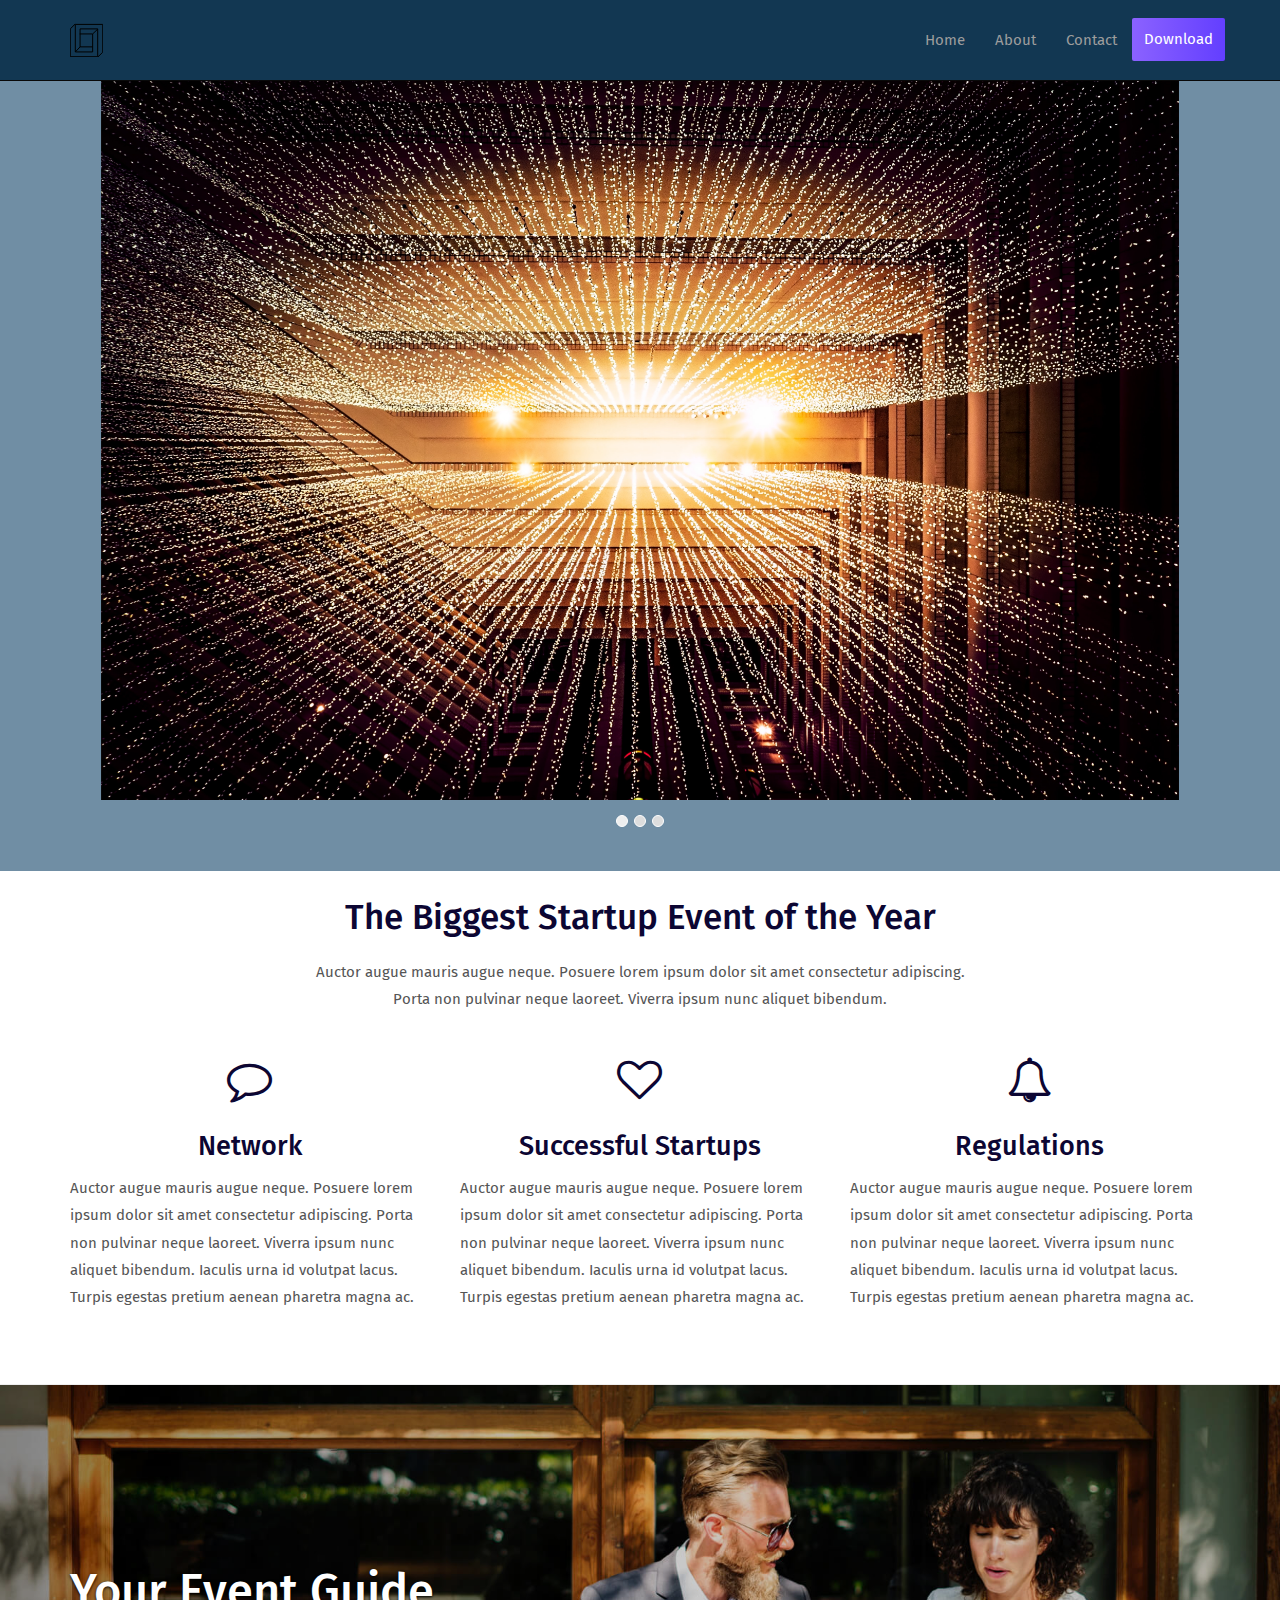
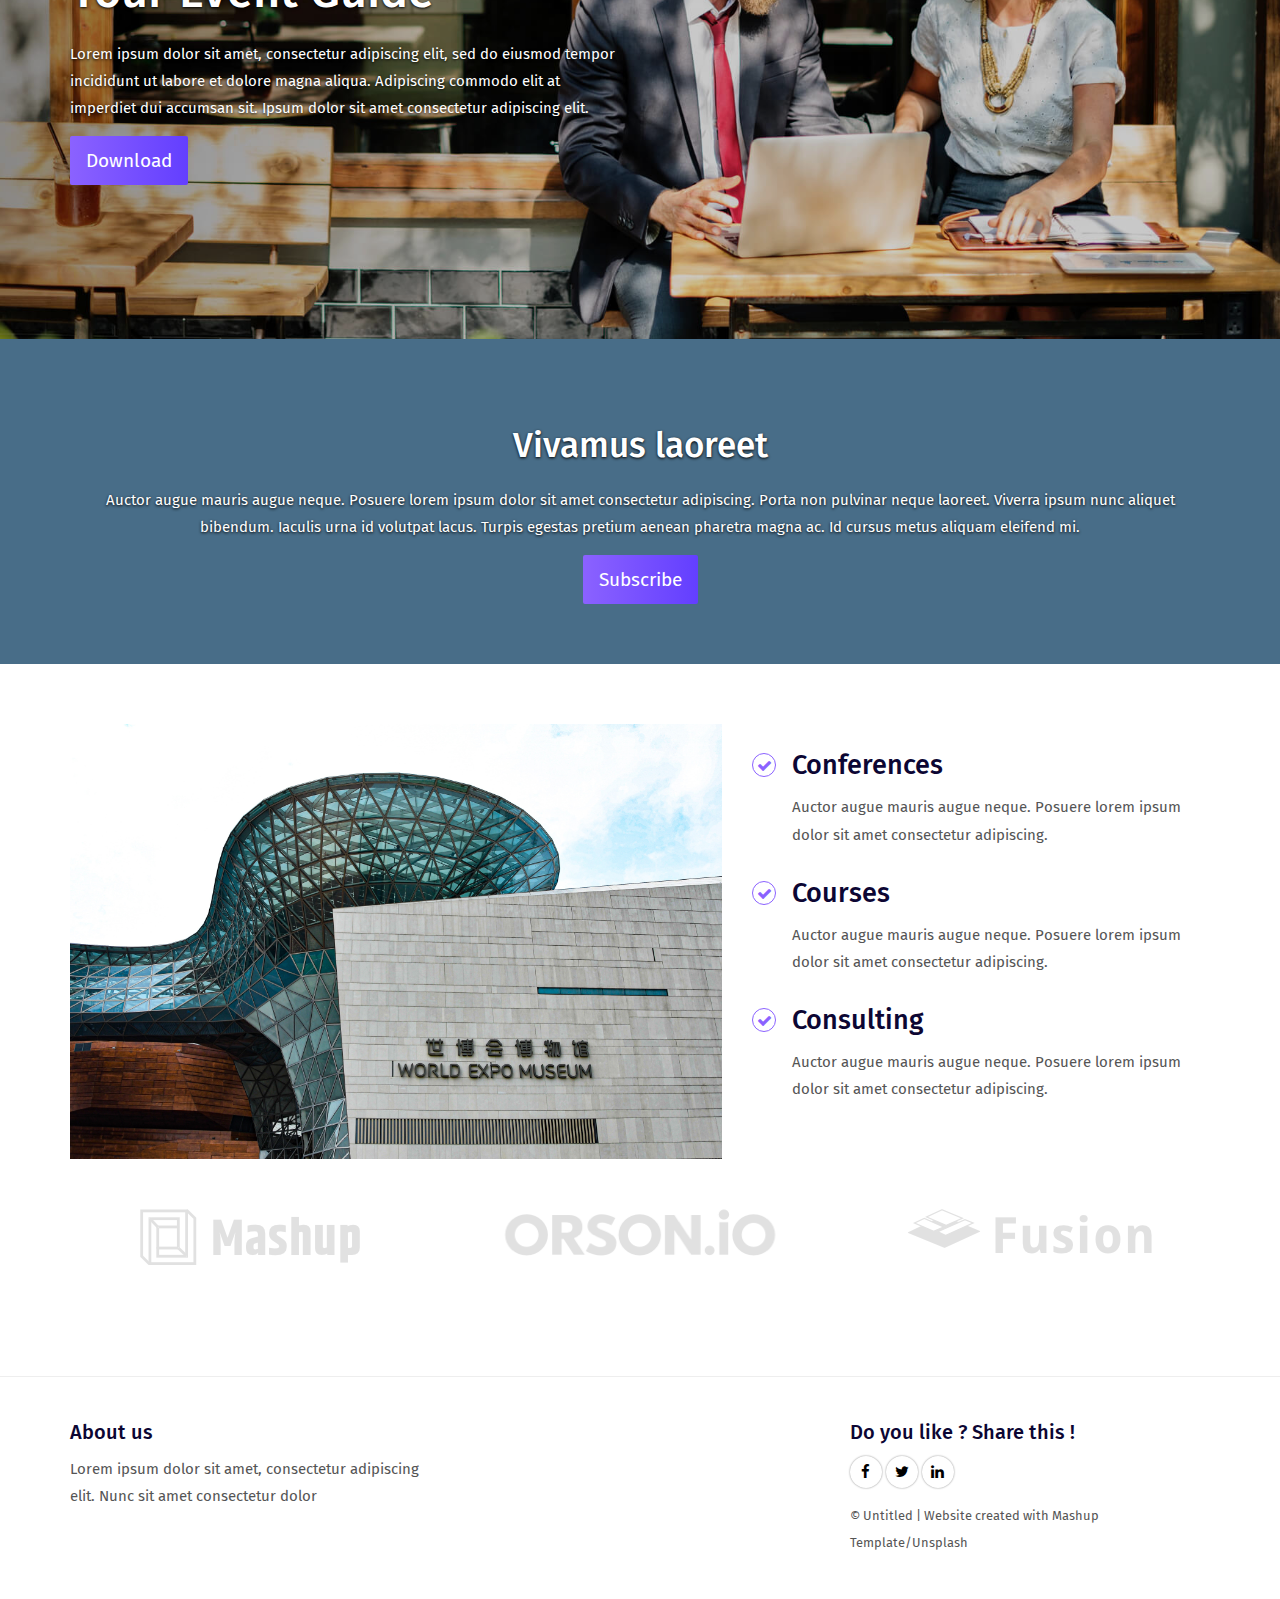
<file: index.html>
<!DOCTYPE html>
<html lang="en">

<head>
  <meta charset="UTF-8">
  <meta content="IE=edge" http-equiv="X-UA-Compatible">
  <meta content="width=device-width,initial-scale=1" name="viewport">
  <meta content="description" name="description">
  <meta name="google" content="notranslate" />
  <meta content="Mashup templates have been developped by Orson.io team" name="author">

  <!-- Disable tap highlight on IE -->
  <meta name="msapplication-tap-highlight" content="no">
  
  <link href="./assets/apple-touch-icon.png" rel="apple-touch-icon">
  <link href="./assets/favicon.ico" rel="icon">

 

  <title>Pure Startup</title>  

<link href="./main.a3f694c0.css" rel="stylesheet"></head>
<link href="./pureStartup.css" rel="stylesheet"></head>

<body>

 <!-- Add your content of header -->
<header>
  <nav class="navbar  navbar-fixed-top navbar-inverse">
    <div class="container">
      <div class="navbar-header">
        <button type="button" class="navbar-toggle uarr collapsed" data-toggle="collapse" data-target="#navbar-collapse-uarr">
          <span class="sr-only">Toggle navigation</span>
          <span class="icon-bar"></span>
          <span class="icon-bar"></span>
          <span class="icon-bar"></span>
        </button>
        <a class="navbar-brand" href="./index.html" title="">
          <img src="./assets/images/mashuptemplate.svg" class="navbar-logo-img" alt="">
        </a>
      </div>

      <div class="collapse navbar-collapse" id="navbar-collapse-uarr">
        <ul class="nav navbar-nav navbar-right">
          <li><a href="./index.html" title="" class="active">Home</a></li>
          <li><a href="./about.html" title=""> About</a></li>
          <!-- <li><a href="./pricing.html" title=""> Pricing </a></li> -->
          <li><a href="./contact.html" title="">Contact</a></li>
          <!-- <li><a href="./components.html" title="">Components</a></li> -->
          <li>
            <p>
              <a href="./download.html" class="btn btn-primary navbar-btn" title="">Download</a>
            </p>
          </li>
          
        </ul>
      </div>
    </div>
  </nav>
</header>


<div class="section-container.no-padding " >
    <!-- <div class="container"> -->
            <!-- <div class="background-image-container"> -->
                <div class="col-xs-12 clear-section">


                    <div id="carouselExampleIndicators" class="carousel slide" data-ride="carousel">
                        
                        <div class="carousel-inner" role="listbox">
                            <div class="item active">
                                <img class="img-responsive" src="./assets/images/joshua-sortino-LqKhnDzSF-8-unsplash.jpg" alt="Worm's eye">
                            </div>
                            <div class="item">
                                <img class="img-responsive" src="./assets/images/florian-olivo-4hbJ-eymZ1o-unsplash.jpg" alt="Code">
                            </div>
                            <div class="item">
                                <img class="img-responsive" src="./assets/images/clark-tibbs-oqStl2L5oxI-unsplash.jpg" alt="Do Something Great">
                            </div>
                        </div>
                        <ol class="carousel-indicators">
                            <li data-target="#carouselExampleIndicators" data-slide-to="0" class="active"></li>
                            <li data-target="#carouselExampleIndicators" data-slide-to="1"></li>
                            <li data-target="#carouselExampleIndicators" data-slide-to="2"></li>
                        </ol>
                    </div>


                </div>
            <!-- </div> -->
    <!-- </div> -->
</div>


<div class="section-container border-section-container">
    <div class="container">
            <div class="row">
                <div class="col-md-12 section-container-spacer">
                    <div class="text-center">
                        <h2>The Biggest Startup Event of the Year</h2>
                        <p> Auctor augue mauris augue neque. Posuere lorem ipsum dolor sit amet consectetur adipiscing.<br> Porta non
                            pulvinar neque laoreet. Viverra ipsum nunc aliquet bibendum. </p>
                    </div>
                </div>

                <div class="col-md-4">
                    <div class="fa-container">
                        <i class="fa fa-comment-o fa-3x" aria-hidden="true"></i>
                    </div>
                    <div class="text-center">
                        <h3>Network</h3>
                    </div>
                    <div>
                        <p>Auctor augue mauris augue neque. Posuere lorem ipsum dolor sit amet consectetur adipiscing. Porta
                            non pulvinar neque laoreet. Viverra ipsum nunc aliquet bibendum. Iaculis urna id volutpat lacus.
                            Turpis egestas pretium aenean pharetra magna ac.</p>
                    </div>
                </div>
                <div class="col-md-4">
                    <div class="fa-container">
                        <i class="fa fa-heart-o fa-3x" aria-hidden="true"></i>
                    </div>
                    <div class="text-center">
                        <h3>Successful Startups</h3>
                    </div>
                    <div>
                        <p>Auctor augue mauris augue neque. Posuere lorem ipsum dolor sit amet consectetur adipiscing. Porta
                            non pulvinar neque laoreet. Viverra ipsum nunc aliquet bibendum. Iaculis urna id volutpat lacus.
                            Turpis egestas pretium aenean pharetra magna ac.
                        </p>
                    </div>
                </div>
                <div class="col-md-4">
                    <div class="fa-container">
                        <i class="fa fa-bell-o fa-3x" aria-hidden="true"></i>
                    </div>
                    <div class="text-center">
                        <h3>Regulations</h3>
                    </div>
                    <div>
                        <p>Auctor augue mauris augue neque. Posuere lorem ipsum dolor sit amet consectetur adipiscing. Porta
                            non pulvinar neque laoreet. Viverra ipsum nunc aliquet bibendum. Iaculis urna id volutpat lacus.
                            Turpis egestas pretium aenean pharetra magna ac. 
                        </p>
                    </div>
                </div>

            </div>
    </div>
</div>


<div class="white-text-container background-image-container" style="background-image: url('./assets/images/img-home.jpg')">
    <div class="opacity"></div>
    <div class="container">
        <div class="row">
           
            <div class="col-md-6">
                <h1>Your Event Guide</h1>
                <p>Lorem ipsum dolor sit amet, consectetur adipiscing elit, sed do eiusmod tempor incididunt ut labore
                    et dolore magna aliqua. Adipiscing commodo elit at imperdiet dui accumsan sit. Ipsum dolor sit
                    amet consectetur adipiscing elit. </p>
                 <a href="./download.html" title="" class="btn btn-lg btn-primary">Download</a>
            </div>

        </div>
    </div>
</div>


<div class="section-container middle-light-section white-text-container">
    <div class="container">
        <div class="row">
            <div class="col-xs-12">
                <div class="text-center">
                    <h2>Vivamus laoreet</h2>
                    <p> Auctor augue mauris augue neque. Posuere lorem ipsum dolor sit amet consectetur adipiscing. Porta non
                        pulvinar neque laoreet. Viverra ipsum nunc aliquet bibendum. Iaculis urna id volutpat lacus. Turpis
                        egestas pretium aenean pharetra magna ac. Id cursus metus aliquam eleifend mi. </p>
                    <a href="./contact.html" title="" class="btn btn-primary btn-lg">Subscribe</a>
                </div>
            </div>
        </div>
     </div>
 </div>

 <div class="section-container">
    <div class="container">
        <div class="row">                   
            <div class="col-md-7">
                <img class="img-responsive" src="./assets/images/jamie-liu-_X5etoC7dVg-unsplash.jpg" alt="">
            </div>

            <div class="col-md-5">
                <ul class="features">
                    <li>
                        <h3>Conferences</h3>
                        <p>Auctor augue mauris augue neque. Posuere lorem ipsum dolor sit amet consectetur adipiscing.
                        </p>
                    </li>
                    <li>
                        <h3>Courses</h3>
                        <p>Auctor augue mauris augue neque. Posuere lorem ipsum dolor sit amet consectetur adipiscing.
                        </p>
                    </li>
                    <li>
                        <h3>Consulting</h3>
                        <p>Auctor augue mauris augue neque. Posuere lorem ipsum dolor sit amet consectetur adipiscing.
                        </p>
                    </li>
                </ul>
            </div>
        
</div>
              
            <div class="row">
                <div class="col-md-4">
                        <img class="img-responsive page-base-image" src="./assets/images/logo-01.png" alt="">

                </div>
                <div class="col-md-4">
                        <img class="img-responsive page-base-image" src="./assets/images/logo-02.png" alt="">
                </div>
                <div class="col-md-4">
                        <img class="img-responsive page-base-image" src="./assets/images/logo-03.png" alt="">
                </div>
            </div>
            
        </div>
    
</div>






<footer>
    <div class="section-container footer-container">
        <div class="container">
            <div class="row">
                    <div class="col-md-4">
                        <h4>About us</h4>
                        <p>Lorem ipsum dolor sit amet, consectetur adipiscing elit. Nunc sit amet consectetur dolor</p>
                    </div>

                    <div class="col-md-4 col-md-push-4">
                        <h4>Do you like ? Share this !</h4>
                        <p>
                            <a href="https://facebook.com/" class="social-round-icon white-round-icon fa-icon" title="">
                            <i class="fa fa-facebook" aria-hidden="true"></i>
                          </a>
                          <a href="https://twitter.com/" class="social-round-icon white-round-icon fa-icon" title="">
                            <i class="fa fa-twitter" aria-hidden="true"></i>
                          </a>
                          <a href="https://www.linkedin.com/" class="social-round-icon white-round-icon fa-icon" title="">
                            <i class="fa fa-linkedin" aria-hidden="true"></i>
                          </a>
                        </p>
                        <p><small>© Untitled | Website created with <a href="http://www.mashup-template.com/" class="link-like-text" title="Create website with free html template">Mashup Template</a>/<a href="http://www.unsplash.com/" class="link-like-text" title="Beautiful Free Images">Unsplash</a></small></p>    
                    </div>

<!--                     <div class="col-md-4">
                        <h4>Subscribe to newsletter</h4>
                        
                        <div class="form-group">
                            <div class="input-group">
                                <input type="text" class="form-control footer-input-text">
                                <div class="input-group-btn">
                                    <button type="button" class="btn btn-primary btn-newsletter ">OK</button>
                                </div>
                            </div>
                        </div>


                    </div> -->
            </div>
        </div>
    </div>
</footer>

<script>
  document.addEventListener("DOMContentLoaded", function (event) {
    navActivePage();
  });
</script>

<!-- Google Analytics: change UA-XXXXX-X to be your site's ID 

<script>
  (function (i, s, o, g, r, a, m) {
    i['GoogleAnalyticsObject'] = r; i[r] = i[r] || function () {
      (i[r].q = i[r].q || []).push(arguments)
    }, i[r].l = 1 * new Date(); a = s.createElement(o),
      m = s.getElementsByTagName(o)[0]; a.async = 1; a.src = g; m.parentNode.insertBefore(a, m)
  })(window, document, 'script', '//www.google-analytics.com/analytics.js', 'ga');
  ga('create', 'UA-XXXXX-X', 'auto');
  ga('send', 'pageview');
</script>

-->

<script type="text/javascript" src="./main.41beeca9.js"></script></body>

</html>
</file>
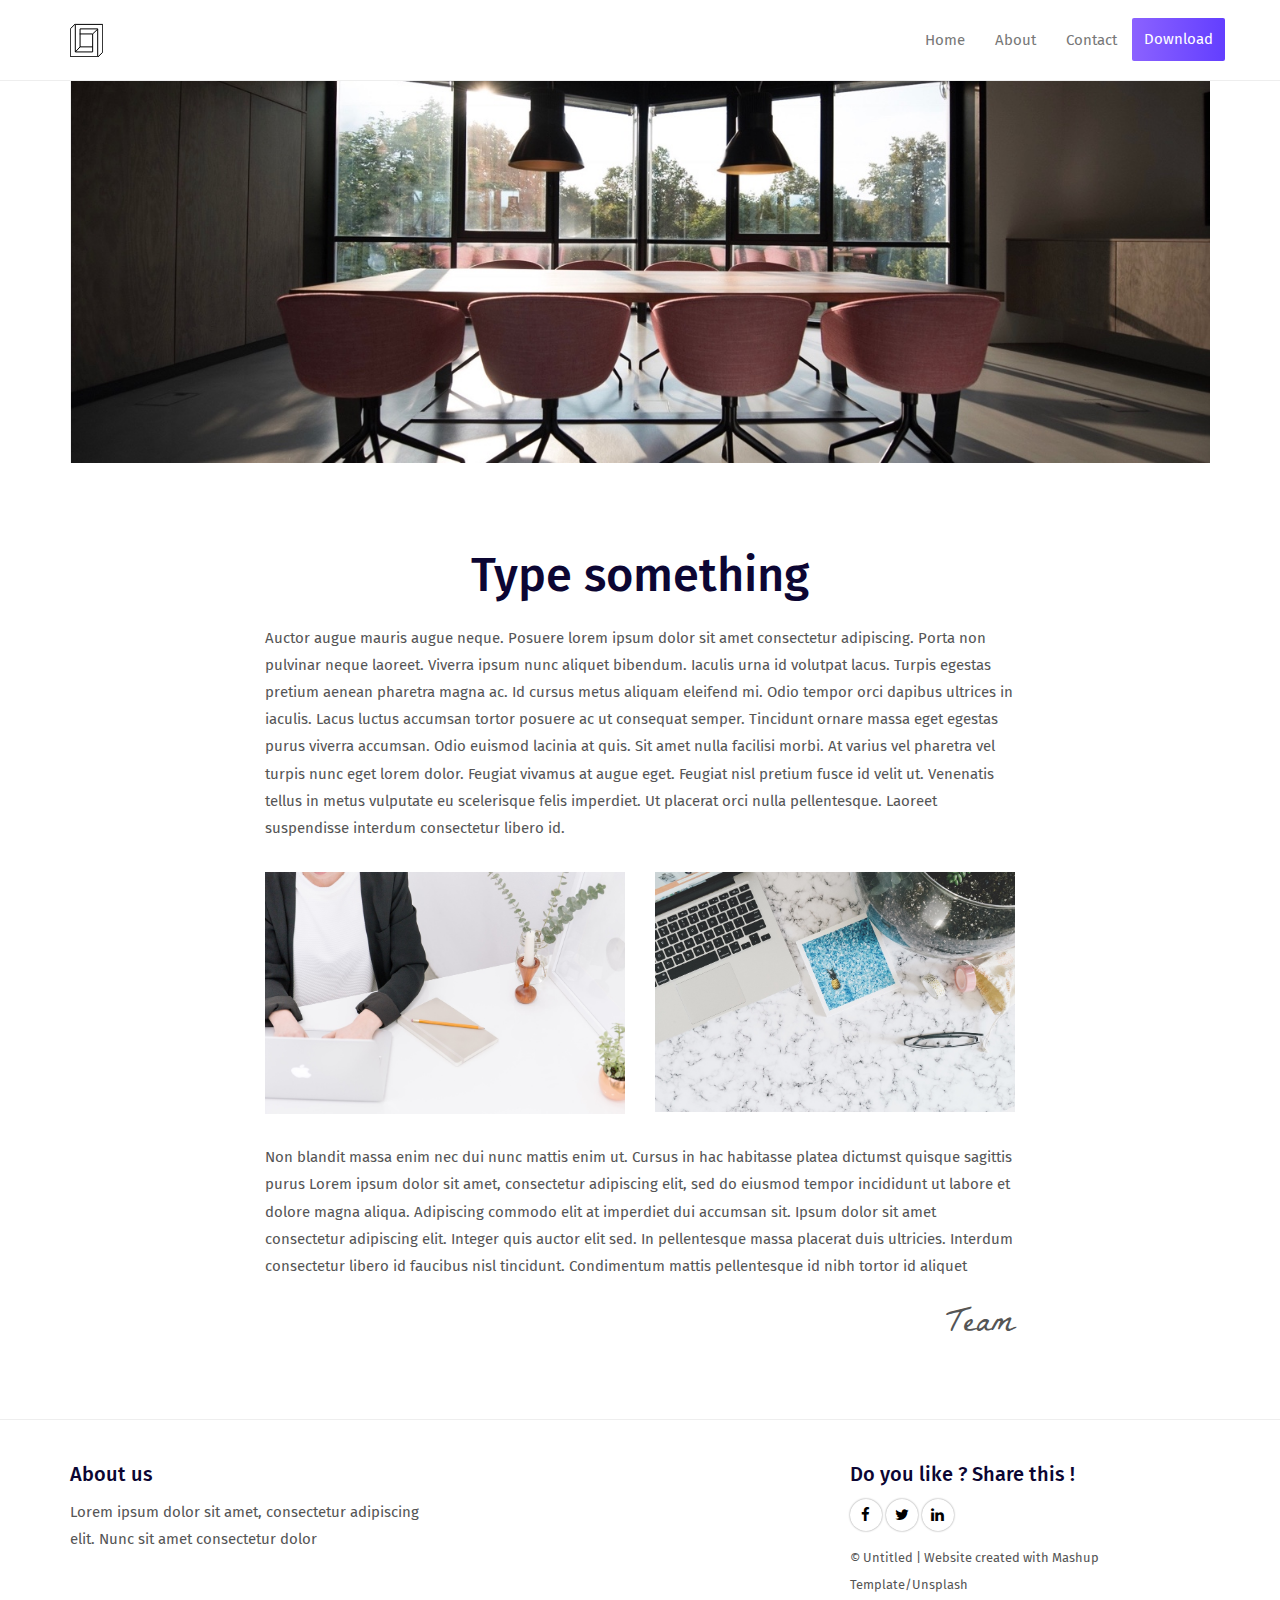
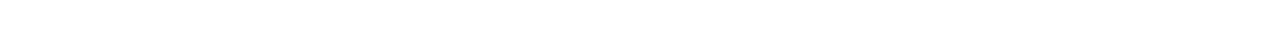
<file: about.html>
<!DOCTYPE html>
<html lang="en">

<head>
  <meta charset="UTF-8">
  <meta content="IE=edge" http-equiv="X-UA-Compatible">
  <meta content="width=device-width,initial-scale=1" name="viewport">
  <meta content="description" name="description">
  <meta name="google" content="notranslate" />
  <meta content="Mashup templates have been developped by Orson.io team" name="author">

  <!-- Disable tap highlight on IE -->
  <meta name="msapplication-tap-highlight" content="no">
  
  <link href="./assets/apple-touch-icon.png" rel="apple-touch-icon">
  <link href="./assets/favicon.ico" rel="icon">

 

  <title>About Startup</title>  

<link href="./main.a3f694c0.css" rel="stylesheet"></head>

<body>

 <!-- Add your content of header -->
<header>
  <nav class="navbar  navbar-fixed-top navbar-default">
    <div class="container">
      <div class="navbar-header">
        <button type="button" class="navbar-toggle uarr collapsed" data-toggle="collapse" data-target="#navbar-collapse-uarr">
          <span class="sr-only">Toggle navigation</span>
          <span class="icon-bar"></span>
          <span class="icon-bar"></span>
          <span class="icon-bar"></span>
        </button>
        <a class="navbar-brand" href="./index.html" title="">
          <img src="./assets/images/mashuptemplate.svg" class="navbar-logo-img" alt="">
        </a>
      </div>

      <div class="collapse navbar-collapse" id="navbar-collapse-uarr">
        <ul class="nav navbar-nav navbar-right">
          <li><a href="./index.html" title="" class="active">Home</a></li>
          <li><a href="./about.html" title=""> About</a></li>
          <!-- <li><a href="./pricing.html" title=""> Pricing </a></li> -->
          <li><a href="./contact.html" title="">Contact</a></li>
          <!-- <li><a href="./components.html" title="">Components</a></li> -->
          <li>
            <p>
              <a href="./download.html" class="btn btn-primary navbar-btn" title="">Download</a>
            </p>
          </li>
          
        </ul>
      </div>
    </div>
  </nav>
</header>




<div class="">
    <div class="container">
        <div class="row">

            <div class="col-xs-12">
               <img class="img-responsive" src="./assets/images/img-01.jpg">
            </div>
        </div>
    </div>
</div>

<div class="section-container">
    <div class="container">
        <div class="row">
               <div class="col-xs-12 col-md-8 col-md-offset-2">
                    <div class="text-center">
                    <h1>Type something</h1>
                     </div>   
                        <p class="section-container-spacer">Auctor augue mauris augue neque. Posuere lorem ipsum dolor sit amet consectetur adipiscing. Porta
                            non pulvinar neque laoreet. Viverra ipsum nunc aliquet bibendum. Iaculis urna id volutpat lacus.
                            Turpis egestas pretium aenean pharetra magna ac. Id cursus metus aliquam eleifend mi. Odio tempor
                            orci dapibus ultrices in iaculis. Lacus luctus accumsan tortor posuere ac ut consequat semper.
                            Tincidunt ornare massa eget egestas purus viverra accumsan. Odio euismod lacinia at quis. Sit
                            amet nulla facilisi morbi. At varius vel pharetra vel turpis nunc eget lorem dolor. Feugiat vivamus
                            at augue eget. Feugiat nisl pretium fusce id velit ut. Venenatis tellus in metus vulputate eu
                            scelerisque felis imperdiet. Ut placerat orci nulla pellentesque. Laoreet suspendisse interdum
                            consectetur libero id.
                        </p>

                    <div class="row section-container-spacer">
                        <div class="col-md-6">
                            <img class="img-responsive" src="./assets/images/img-03.jpg">
                        </div>
                        <div class="col-md-6">
                            <img class="img-responsive" src="./assets/images/img-02.jpg">
                        </div>
                    </div>

               </div>
               
                <div class="col-xs-12 col-md-8 col-md-offset-2">
              
                        <p>
                            Non blandit massa enim nec dui nunc mattis enim ut. Cursus in hac habitasse platea dictumst quisque sagittis
                            purus Lorem ipsum dolor sit amet, consectetur adipiscing elit, sed do eiusmod tempor incididunt
                            ut labore et dolore magna aliqua. Adipiscing commodo elit at imperdiet dui accumsan sit. Ipsum
                            dolor sit amet consectetur adipiscing elit. Integer quis auctor elit sed. In pellentesque massa
                            placerat duis ultricies. Interdum consectetur libero id faucibus nisl tincidunt. Condimentum
                            mattis pellentesque id nibh tortor id aliquet</p>
                            <small class="signature pull-right">Team</small>
                </div>
            </div>




        </div>

    </div>



</div>







<footer>
    <div class="section-container footer-container">
        <div class="container">
            <div class="row">
                    <div class="col-md-4">
                        <h4>About us</h4>
                        <p>Lorem ipsum dolor sit amet, consectetur adipiscing elit. Nunc sit amet consectetur dolor</p>
                    </div>

                    <div class="col-md-4 col-md-push-4">
                        <h4>Do you like ? Share this !</h4>
                        <p>
                            <a href="https://facebook.com/" class="social-round-icon white-round-icon fa-icon" title="">
                            <i class="fa fa-facebook" aria-hidden="true"></i>
                          </a>
                          <a href="https://twitter.com/" class="social-round-icon white-round-icon fa-icon" title="">
                            <i class="fa fa-twitter" aria-hidden="true"></i>
                          </a>
                          <a href="https://www.linkedin.com/" class="social-round-icon white-round-icon fa-icon" title="">
                            <i class="fa fa-linkedin" aria-hidden="true"></i>
                          </a>
                        </p>
                        <p><small>© Untitled | Website created with <a href="http://www.mashup-template.com/" class="link-like-text" title="Create website with free html template">Mashup Template</a>/<a href="http://www.unsplash.com/" class="link-like-text" title="Beautiful Free Images">Unsplash</a></small></p>    
                    </div>

                    <!-- <div class="col-md-4">
                        <h4>Subscribe to newsletter</h4>
                        
                        <div class="form-group">
                            <div class="input-group">
                                <input type="text" class="form-control footer-input-text">
                                <div class="input-group-btn">
                                    <button type="button" class="btn btn-primary btn-newsletter ">OK</button>
                                </div>
                            </div>
                        </div>


                    </div> -->
            </div>
        </div>
    </div>
</footer>

<script>
  document.addEventListener("DOMContentLoaded", function (event) {
    navActivePage();
  });
</script>

<!-- Google Analytics: change UA-XXXXX-X to be your site's ID 

<script>
  (function (i, s, o, g, r, a, m) {
    i['GoogleAnalyticsObject'] = r; i[r] = i[r] || function () {
      (i[r].q = i[r].q || []).push(arguments)
    }, i[r].l = 1 * new Date(); a = s.createElement(o),
      m = s.getElementsByTagName(o)[0]; a.async = 1; a.src = g; m.parentNode.insertBefore(a, m)
  })(window, document, 'script', '//www.google-analytics.com/analytics.js', 'ga');
  ga('create', 'UA-XXXXX-X', 'auto');
  ga('send', 'pageview');
</script>

--> 
<script type="text/javascript" src="./main.41beeca9.js"></script></body>

</html>
</file>
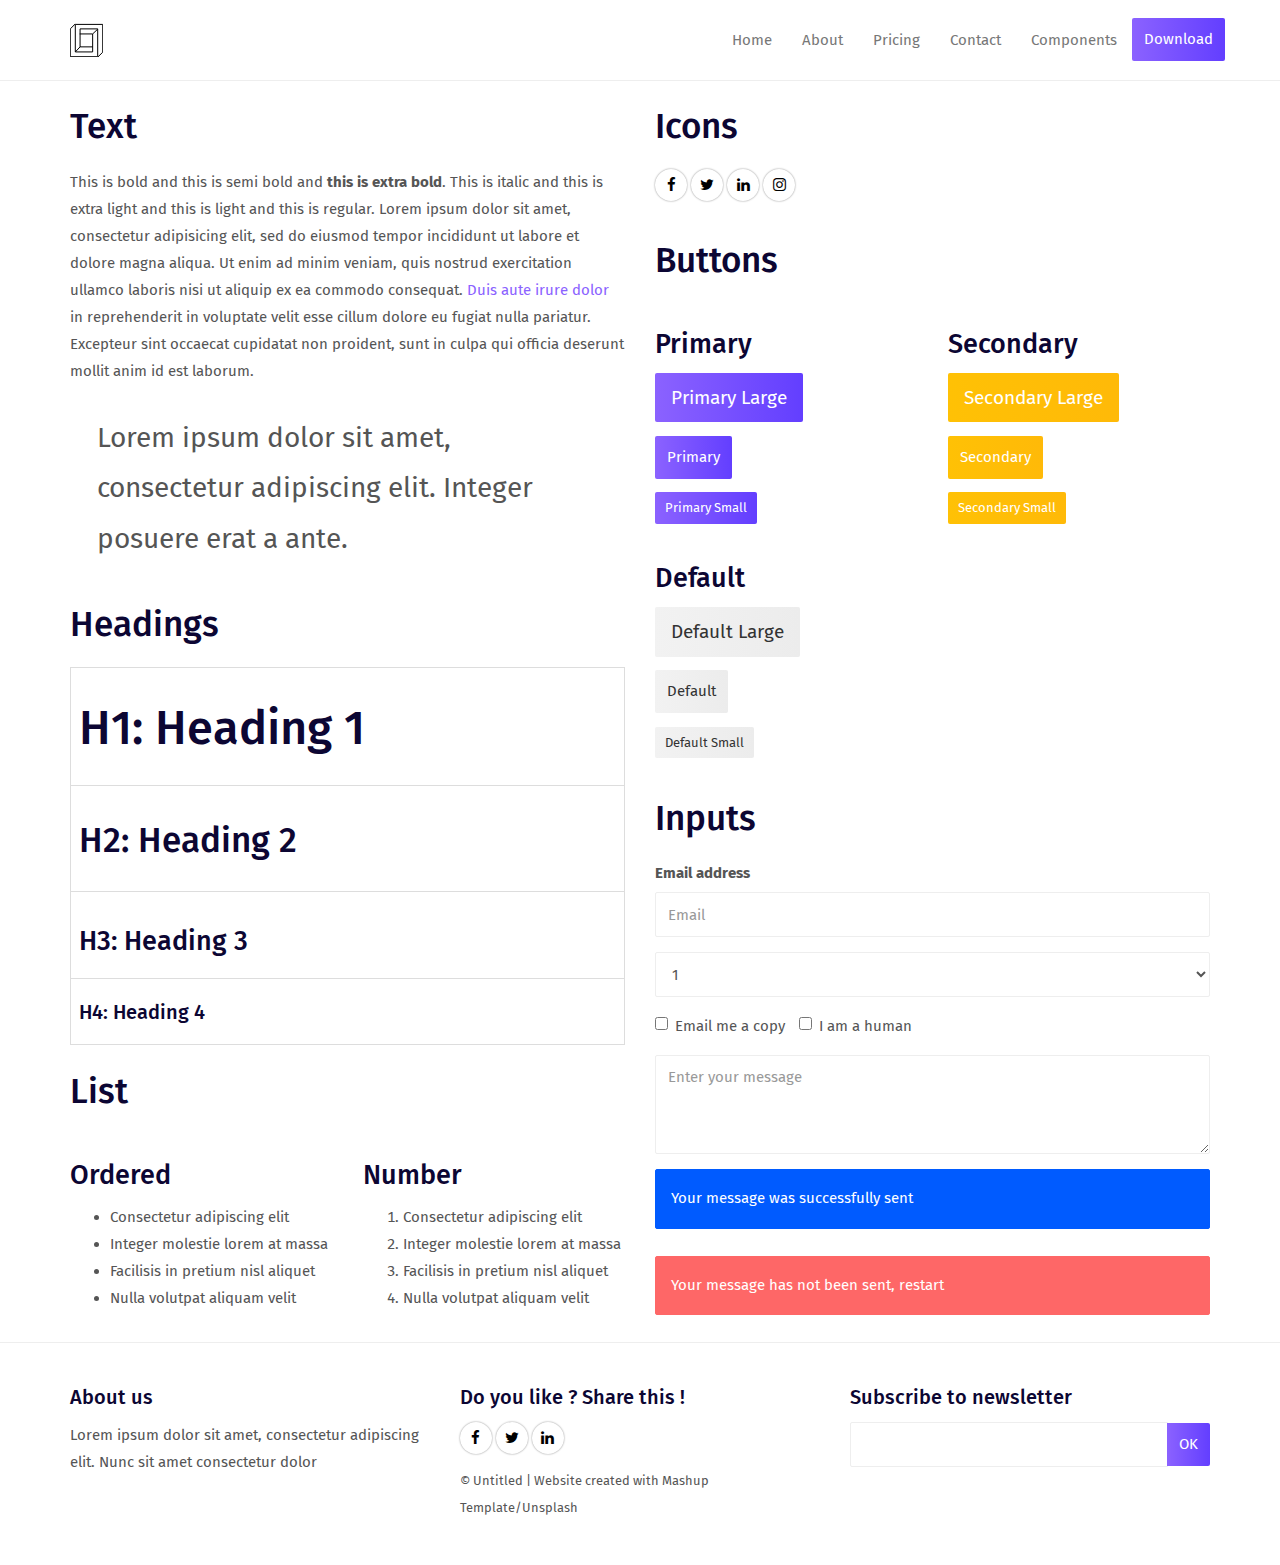
<file: components.html>
<!DOCTYPE html>
<html lang="en">

<head>
  <meta charset="UTF-8">
  <meta content="IE=edge" http-equiv="X-UA-Compatible">
  <meta content="width=device-width,initial-scale=1" name="viewport">
  <meta content="description" name="description">
  <meta name="google" content="notranslate" />
  <meta content="Mashup templates have been developped by Orson.io team" name="author">

  <!-- Disable tap highlight on IE -->
  <meta name="msapplication-tap-highlight" content="no">
  
  <link href="./assets/apple-touch-icon.png" rel="apple-touch-icon">
  <link href="./assets/favicon.ico" rel="icon">

 

  <title>Title page</title>  

<link href="./main.a3f694c0.css" rel="stylesheet"></head>

<body>

 <!-- Add your content of header -->
<header>
  <nav class="navbar  navbar-fixed-top navbar-default">
    <div class="container">
      <div class="navbar-header">
        <button type="button" class="navbar-toggle uarr collapsed" data-toggle="collapse" data-target="#navbar-collapse-uarr">
          <span class="sr-only">Toggle navigation</span>
          <span class="icon-bar"></span>
          <span class="icon-bar"></span>
          <span class="icon-bar"></span>
        </button>
        <a class="navbar-brand" href="./index.html" title="">
          <img src="./assets/images/mashuptemplate.svg" class="navbar-logo-img" alt="">
        </a>
      </div>

      <div class="collapse navbar-collapse" id="navbar-collapse-uarr">
        <ul class="nav navbar-nav navbar-right">
          <li><a href="./index.html" title="" class="active">Home</a></li>
          <li><a href="./about.html" title=""> About</a></li>
          <li><a href="./pricing.html" title=""> Pricing </a></li>
          <li><a href="./contact.html" title="">Contact</a></li>
          <li><a href="./components.html" title="">Components</a></li>
          <li>
            <p>
              <a href="./download.html" class="btn btn-primary navbar-btn" title="">Download</a>
            </p>
          </li>
          
        </ul>
      </div>
    </div>
  </nav>
</header>



<!-- Add your site or app content here -->
<div class="container">
    <div class="row">
      <div class="col-xs-12 col-md-6">

        <div class="template-example">
          <h2 class="template-title-example">Text</h2>
          <p>This is bold and this is semi bold and <b>this is extra bold</b>. This is italic and this is extra light and this is light
          and this is regular. Lorem ipsum dolor sit amet, consectetur adipisicing elit, sed do eiusmod
          tempor incididunt ut labore et dolore magna aliqua. Ut enim ad minim veniam,
          quis nostrud exercitation ullamco laboris nisi ut aliquip ex ea commodo
          consequat. <a href="">Duis aute irure dolor</a> in reprehenderit in voluptate velit esse
          cillum dolore eu fugiat nulla pariatur. Excepteur sint occaecat cupidatat non
          proident, sunt in culpa qui officia deserunt mollit anim id est laborum.

          <blockquote>
            <p>Lorem ipsum dolor sit amet, consectetur adipiscing elit. Integer posuere erat a ante.</p>
          </blockquote>
          
          </p>
        </div>

        <div class="template-example">
          <h2 class="template-title-example">Headings</h2>
          
          <table class="table table-bordered">
            <tr><td><h1>H1: Heading 1</h1></td></tr>
            <tr><td><h2>H2: Heading 2</h2></td></tr>
            <tr><td><h3>H3: Heading 3</h3></td></tr>
            <tr><td><h4>H4: Heading 4</h4></td></tr>
          </table>
          
        </div>

        
        <div class="template-example">
          <h2 class="template-title-example">List</h2>
          <div class="row">
            <div class="col-md-6">
              <h3 class="template-title-example">Ordered</h3>
              <ul>
                <li>Consectetur adipiscing elit</li>
                <li>Integer molestie lorem at massa</li>
                <li>Facilisis in pretium nisl aliquet</li>
                <li>Nulla volutpat aliquam velit</li>
              </ul>
            </div>
            <div class="col-md-6">
              <h3 class="template-title-example">Number</h3>
              <ol>
                <li>Consectetur adipiscing elit</li>
                <li>Integer molestie lorem at massa</li>
                <li>Facilisis in pretium nisl aliquet</li>
                <li>Nulla volutpat aliquam velit</li>
              </ol>
            </div>
          </div>
        </div>
        

        
      </div>

      <div class="col-xs-12 col-md-6">
        <div class="template-example">
          
          <div class="row">
            
            <div class="col-md-6">
                <h2 class="template-title-example">Icons</h2>
                <p>
                    <span class="fa-icon">
                      <i class="fa fa-facebook"></i>
                    </span>
                  
                    <span class="fa-icon">
                      <i class="fa fa-twitter"></i>
                    </span>
                  
                    <span class="fa-icon">
                      <i class="fa fa-linkedin"></i>
                    </span>
                 
                    <span class="fa-icon">
                      <i class="fa fa-instagram"></i>
                    </span>
                  
                </p>
            </div>

          </div>


          


        </div>

        <div class="template-example">
          <h2 class="template-title-example">Buttons</h2>
          <div class="row">
            <div class="col-md-6">
              <h3 class="template-title-example">Primary</h2>
              <div class="row">
                  <div class="col-md-6">
                  <p><a href="" class="btn btn-primary btn-lg">Primary Large</a></p>
                  <p><a href="" class="btn btn-primary">Primary </a></p>
                  <p><a href="" class="btn btn-primary btn-sm">Primary Small</a></p>
                </div>
              </div>

              <h3 class="template-title-example">Default</h2>
              <div class="row">
                  <div class="col-md-6">
                  <p><a href="" class="btn btn-default btn-lg">Default Large</a></p>
                  <p><a href="" class="btn btn-default">Default </a></p>
                  <p><a href="" class="btn btn-default btn-sm">Default Small</a></p>
                </div>
              </div>

            </div>

            <div class="col-md-6">
              <h3 class="template-title-example">Secondary</h2>
              <div class="row">
                  <div class="col-md-6">
                  <p><a href="" class="btn btn-info btn-lg">Secondary Large</a></p>
                  <p><a href="" class="btn btn-info">Secondary </a></p>
                  <p><a href="" class="btn btn-info btn-sm">Secondary Small</a></p>
                </div>
              </div>
            </div>
          </div>
        </div>
        
        <div class="template-example">
          <h2 class="template-title-example">Inputs</h2>

            <div class="form-group">
              <label for="exampleInputEmail1">Email address</label>
              <input type="email" class="form-control" id="exampleInputEmail1" placeholder="Email">
            </div>

            <div class="form-group">
              <select class="form-control">
                <option>1</option>
                <option>2</option>
                <option>3</option>
                <option>4</option>
                <option>5</option>
              </select>
            </div>

            <div class="form-group">
              <label class="checkbox-inline">
                <input 
                type="checkbox" id="inlineCheckbox1" value="option1"> Email me a copy
              </label>
              <label class="checkbox-inline">
                <input type="checkbox" id="inlineCheckbox2" value="option2"> I am a human
              </label>
            </div>

            <div class="form-group">
              <textarea class="form-control" rows="3" placeholder="Enter your message"></textarea>
            </div>
            
            <div class="alert alert-success" role="alert">Your message was successfully sent</div>
            <div class="alert alert-danger" role="alert">Your message has not been sent, restart</div>
        </div>




      </div>
    </div>
</div>
<footer>
    <div class="section-container footer-container">
        <div class="container">
            <div class="row">
                    <div class="col-md-4">
                        <h4>About us</h4>
                        <p>Lorem ipsum dolor sit amet, consectetur adipiscing elit. Nunc sit amet consectetur dolor</p>
                    </div>

                    <div class="col-md-4">
                        <h4>Do you like ? Share this !</h4>
                        <p>
                            <a href="https://facebook.com/" class="social-round-icon white-round-icon fa-icon" title="">
                            <i class="fa fa-facebook" aria-hidden="true"></i>
                          </a>
                          <a href="https://twitter.com/" class="social-round-icon white-round-icon fa-icon" title="">
                            <i class="fa fa-twitter" aria-hidden="true"></i>
                          </a>
                          <a href="https://www.linkedin.com/" class="social-round-icon white-round-icon fa-icon" title="">
                            <i class="fa fa-linkedin" aria-hidden="true"></i>
                          </a>
                        </p>
                        <p><small>© Untitled | Website created with <a href="http://www.mashup-template.com/" class="link-like-text" title="Create website with free html template">Mashup Template</a>/<a href="http://www.unsplash.com/" class="link-like-text" title="Beautiful Free Images">Unsplash</a></small></p>    
                    </div>

                    <div class="col-md-4">
                        <h4>Subscribe to newsletter</h4>
                        
                        <div class="form-group">
                            <div class="input-group">
                                <input type="text" class="form-control footer-input-text">
                                <div class="input-group-btn">
                                    <button type="button" class="btn btn-primary btn-newsletter ">OK</button>
                                </div>
                            </div>
                        </div>


                    </div>
            </div>
        </div>
    </div>
</footer>

<script>
  document.addEventListener("DOMContentLoaded", function (event) {
    navActivePage();
  });
</script>

<!-- Google Analytics: change UA-XXXXX-X to be your site's ID 

<script>
  (function (i, s, o, g, r, a, m) {
    i['GoogleAnalyticsObject'] = r; i[r] = i[r] || function () {
      (i[r].q = i[r].q || []).push(arguments)
    }, i[r].l = 1 * new Date(); a = s.createElement(o),
      m = s.getElementsByTagName(o)[0]; a.async = 1; a.src = g; m.parentNode.insertBefore(a, m)
  })(window, document, 'script', '//www.google-analytics.com/analytics.js', 'ga');
  ga('create', 'UA-XXXXX-X', 'auto');
  ga('send', 'pageview');
</script>

--> 
<script type="text/javascript" src="./main.41beeca9.js"></script></body>

</html>
</file>
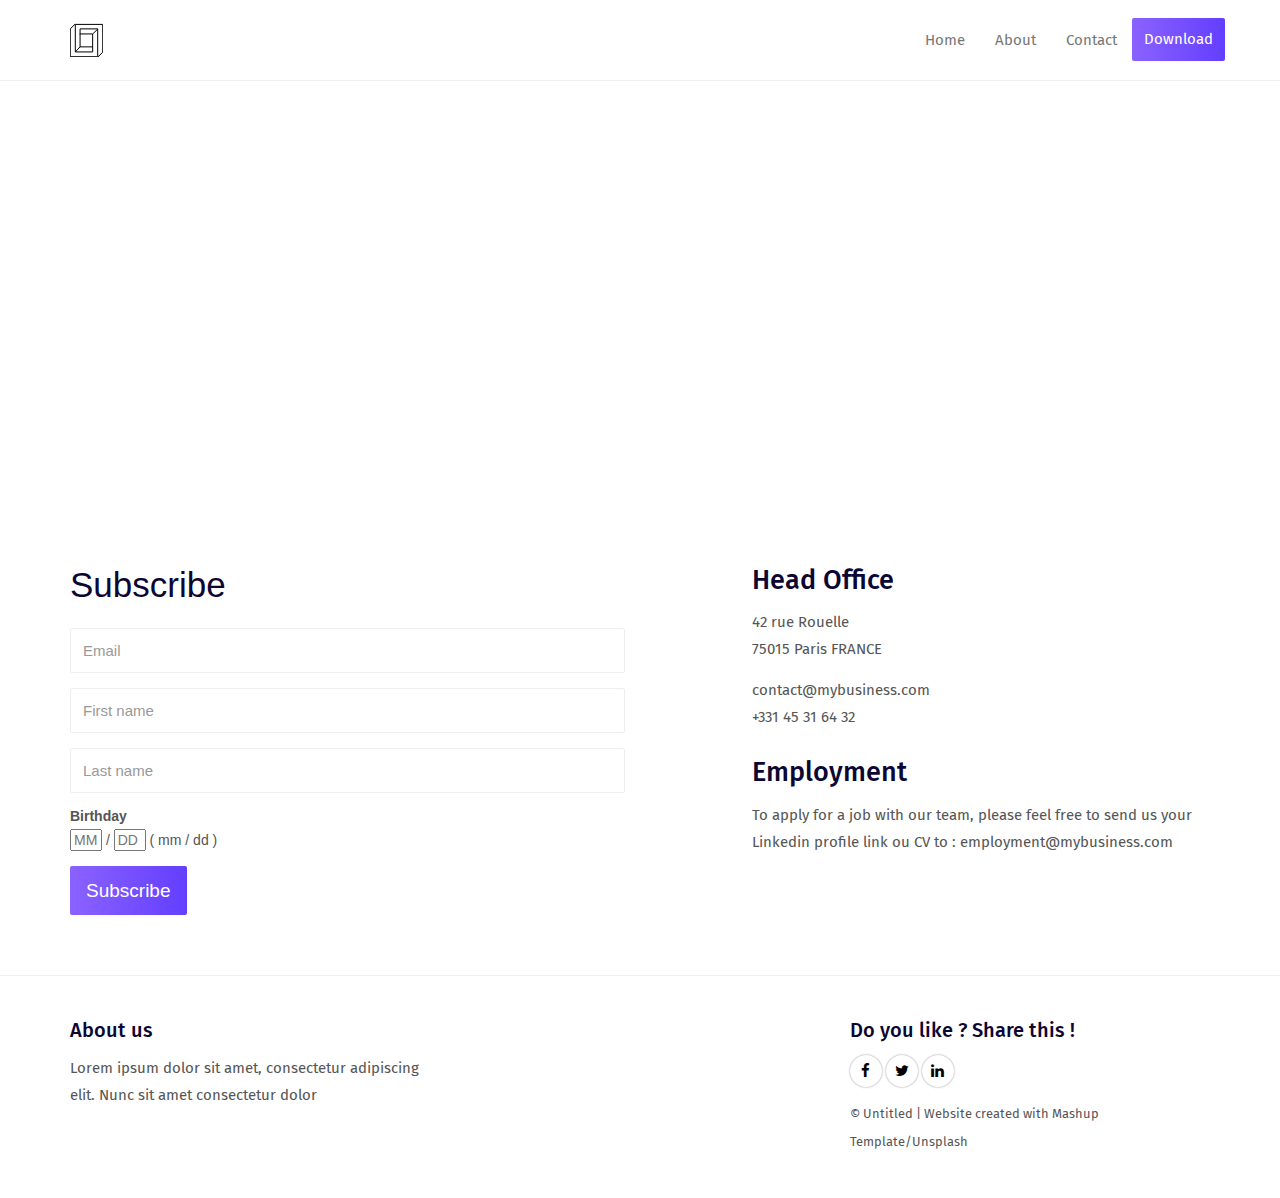
<file: contact.html>
<!DOCTYPE html>
<html lang="en">

<head>
  <meta charset="UTF-8">
  <meta content="IE=edge" http-equiv="X-UA-Compatible">
  <meta content="width=device-width,initial-scale=1" name="viewport">
  <meta content="description" name="description">
  <meta name="google" content="notranslate" />
  <meta content="Mashup templates have been developped by Orson.io team" name="author">

  <!-- Disable tap highlight on IE -->
  <meta name="msapplication-tap-highlight" content="no">
  
  <link href="./assets/apple-touch-icon.png" rel="apple-touch-icon">
  <link href="./assets/favicon.ico" rel="icon">

 

  <title>Subscribe Startup Event</title>  

<link href="./main.a3f694c0.css" rel="stylesheet"></head>

<body>

 <!-- Add your content of header -->
<header>
  <nav class="navbar  navbar-fixed-top navbar-default">
    <div class="container">
      <div class="navbar-header">
        <button type="button" class="navbar-toggle uarr collapsed" data-toggle="collapse" data-target="#navbar-collapse-uarr">
          <span class="sr-only">Toggle navigation</span>
          <span class="icon-bar"></span>
          <span class="icon-bar"></span>
          <span class="icon-bar"></span>
        </button>
        <a class="navbar-brand" href="./index.html" title="">
          <img src="./assets/images/mashuptemplate.svg" class="navbar-logo-img" alt="">
        </a>
      </div>

      <div class="collapse navbar-collapse" id="navbar-collapse-uarr">
        <ul class="nav navbar-nav navbar-right">
          <li><a href="./index.html" title="" class="active">Home</a></li>
          <li><a href="./about.html" title=""> About</a></li>
          <!-- <li><a href="./pricing.html" title=""> Pricing </a></li> -->
          <li><a href="./contact.html" title="">Contact</a></li>
          <!-- <li><a href="./components.html" title="">Components</a></li> -->
          <li>
            <p>
              <a href="./download.html" class="btn btn-primary navbar-btn" title="">Download</a>
            </p>
          </li>
          
        </ul>
      </div>
    </div>
  </nav>
</header>



<div class="section-container no-padding">
    <div class="container">
        <div class="row">
            <div class="col-xs-12">
                <!-- <div id="map"></div> -->
                <iframe src="https://www.google.com/maps/embed?pb=!1m18!1m12!1m3!1d3757.341979505925!2d-99.2025685852607!3d19.655410286758165!2m3!1f0!2f0!3f0!3m2!1i1024!2i768!4f13.1!3m3!1m2!1s0x85d21e2fdbbf1525%3A0xe69e9b2ec81adf6a!2sCampo%20All%20Blacks!5e0!3m2!1ses-419!2smx!4v1590385384495!5m2!1ses-419!2smx" width="800" height="450" frameborder="0" style="border:0;" allowfullscreen="" aria-hidden="false" tabindex="0"></iframe>
            </div>
            <div class="col-xs-12">

                <div class="row">
                    <div class="col-md-6">
                        <!-- <form action="" class="reveal-content contact-form">
                            <div class="form-group">
                                <input type="name" class="form-control" id="name" placeholder="Full name">
                            </div>
                            <div class="form-group">
                                <input type="email" class="form-control" id="email" placeholder="Email">
                            </div>
                            <div class="form-group">
                                <input type="text" class="form-control" id="subject" placeholder="Subject">
                            </div>
                            <div class="form-group">
                                <textarea class="form-control" rows="3" placeholder="Enter your message"></textarea>
                            </div>
                            <button type="submit" class="btn btn-primary btn-lg">Send</button>
                        </form> -->
                        <!-- Begin Mailchimp Signup Form -->
                        <link href="//cdn-images.mailchimp.com/embedcode/classic-10_7.css" rel="stylesheet" type="text/css">
                        <style type="text/css">
                          #mc_embed_signup{background:#fff; clear:left; font:14px Helvetica,Arial,sans-serif; }
                          /* Add your own Mailchimp form style overrides in your site stylesheet or in this style block.
                             We recommend moving this block and the preceding CSS link to the HEAD of your HTML file. */
                        </style>
                        <div id="mc_embed_signup">
                        <form action="https://hotmail.us19.list-manage.com/subscribe/post?u=8dc98429200fe56cacc3874fb&amp;id=f85b9ee5ff" method="post" id="mc-embedded-subscribe-form" name="mc-embedded-subscribe-form" class="validate" target="_blank" novalidate>
                          <div id="mc_embed_signup_scroll">
                            <h2>Subscribe</h2>
                            <!-- <div class="indicates-required"><span class="asterisk">*</span> indicates required</div> -->
                            <div class="mc-field-group form-group">
                              <!-- <label for="mce-EMAIL">Email Address  <span class="asterisk">*</span>
                              </label> -->
                              <input type="email" value="" name="EMAIL" class="required email form-control" id="mce-EMAIL" placeholder="Email">
                            </div>
                            <div class="mc-field-group form-group">
                              <!-- <label for="mce-FNAME">First Name </label> -->
                              <input type="text" value="" name="FNAME" class="form-control" id="mce-FNAME" placeholder="First name">
                            </div>
                            <div class="mc-field-group form-group">
                              <!-- <label for="mce-LNAME">Last Name </label> -->
                              <input type="text" value="" name="LNAME" class="form-control" id="mce-LNAME" placeholder="Last name">
                            </div>
                            <div class="mc-field-group size1of2 form-group">
                              <label for="mce-BIRTHDAY-month">Birthday </label>
                              <div class="datefield">
                                <span class="subfield monthfield"><input class="birthday " type="text" pattern="[0-9]*" value="" placeholder="MM" size="3" maxlength="2" name="BIRTHDAY[month]" id="mce-BIRTHDAY-month"></span> / 
                                <span class="subfield dayfield"><input class="birthday " type="text" pattern="[0-9]*" value="" placeholder="DD" size="3" maxlength="2" name="BIRTHDAY[day]" id="mce-BIRTHDAY-day"></span> 
                                <span class="small-meta nowrap">( mm / dd )</span>
                            </div>
                        </div>  <div id="mce-responses" class="clear">
                            <div class="response" id="mce-error-response" style="display:none"></div>
                            <div class="response" id="mce-success-response" style="display:none"></div>
                          </div>    <!-- real people should not fill this in and expect good things - do not remove this or risk form bot signups-->
                            <div style="position: absolute; left: -5000px;" aria-hidden="true"><input type="text" name="b_8dc98429200fe56cacc3874fb_f85b9ee5ff" tabindex="-1" value=""></div>
                            <div class="clear"><input type="submit" value="Subscribe" name="subscribe" id="mc-embedded-subscribe" class="button btn btn-primary btn-lg"></div>
                            </div>
                        </form>
                        </div>
                        <script type='text/javascript' src='//s3.amazonaws.com/downloads.mailchimp.com/js/mc-validate.js'></script><script type='text/javascript'>(function($) {window.fnames = new Array(); window.ftypes = new Array();fnames[0]='EMAIL';ftypes[0]='email';fnames[1]='FNAME';ftypes[1]='text';fnames[2]='LNAME';ftypes[2]='text';fnames[3]='ADDRESS';ftypes[3]='address';fnames[4]='PHONE';ftypes[4]='phone';fnames[5]='BIRTHDAY';ftypes[5]='birthday';}(jQuery));var $mcj = jQuery.noConflict(true);</script>
                        <!--End mc_embed_signup-->
                    </div>


                    <div class="col-md-5 col-md-offset-1">
                            
                        <h3>Head Office</h3>
                        
                        <div>
                            <p>42 rue Rouelle <br/>75015 Paris FRANCE</p>
                        </div>
                        <div>
                            <p>contact@mybusiness.com<br>+331 45 31 64 32</p>
                        </div>
                    
                        <div>
                            <h3>Employment</h3>
                        </div>
                        <div>
                            <p>To apply for a job with our team, please feel free to send us your Linkedin profile link
                                ou CV to : employment@mybusiness.com</p>
                        </div>
                       
                    </div>
                </div>


            </div>

        </div>

    </div>
</div>


<footer>
    <div class="section-container footer-container">
        <div class="container">
            <div class="row">
                    <div class="col-md-4">
                        <h4>About us</h4>
                        <p>Lorem ipsum dolor sit amet, consectetur adipiscing elit. Nunc sit amet consectetur dolor</p>
                    </div>

                    <div class="col-md-4 col-md-push-4">
                        <h4>Do you like ? Share this !</h4>
                        <p>
                            <a href="https://facebook.com/" class="social-round-icon white-round-icon fa-icon" title="">
                            <i class="fa fa-facebook" aria-hidden="true"></i>
                          </a>
                          <a href="https://twitter.com/" class="social-round-icon white-round-icon fa-icon" title="">
                            <i class="fa fa-twitter" aria-hidden="true"></i>
                          </a>
                          <a href="https://www.linkedin.com/" class="social-round-icon white-round-icon fa-icon" title="">
                            <i class="fa fa-linkedin" aria-hidden="true"></i>
                          </a>
                        </p>
                        <p><small>© Untitled | Website created with <a href="http://www.mashup-template.com/" class="link-like-text" title="Create website with free html template">Mashup Template</a>/<a href="http://www.unsplash.com/" class="link-like-text" title="Beautiful Free Images">Unsplash</a></small></p>    
                    </div>

                    <!-- <div class="col-md-4">
                        <h4>Subscribe to newsletter</h4>
                        
                        <div class="form-group">
                            <div class="input-group">
                                <input type="text" class="form-control footer-input-text">
                                <div class="input-group-btn">
                                    <button type="button" class="btn btn-primary btn-newsletter ">OK</button>
                                </div>
                            </div>
                        </div>


                    </div> -->
            </div>
        </div>
    </div>
</footer>

<script>
  document.addEventListener("DOMContentLoaded", function (event) {
    navActivePage();
  });
</script>

<!-- Google Analytics: change UA-XXXXX-X to be your site's ID 

<script>
  (function (i, s, o, g, r, a, m) {
    i['GoogleAnalyticsObject'] = r; i[r] = i[r] || function () {
      (i[r].q = i[r].q || []).push(arguments)
    }, i[r].l = 1 * new Date(); a = s.createElement(o),
      m = s.getElementsByTagName(o)[0]; a.async = 1; a.src = g; m.parentNode.insertBefore(a, m)
  })(window, document, 'script', '//www.google-analytics.com/analytics.js', 'ga');
  ga('create', 'UA-XXXXX-X', 'auto');
  ga('send', 'pageview');
</script>

-->
<!-- Google maps  -->
<!-- <script async defer src="https://maps.googleapis.com/maps/api/js?key=AIzaSyDzA22auDNIFSRiTPytfZVhtuFG_KHBhFQ&callback=googleMapInit"></script> -->
<!-- end Google Maps -->



<script type="text/javascript" src="./main.41beeca9.js"></script></body>

</html>
</file>
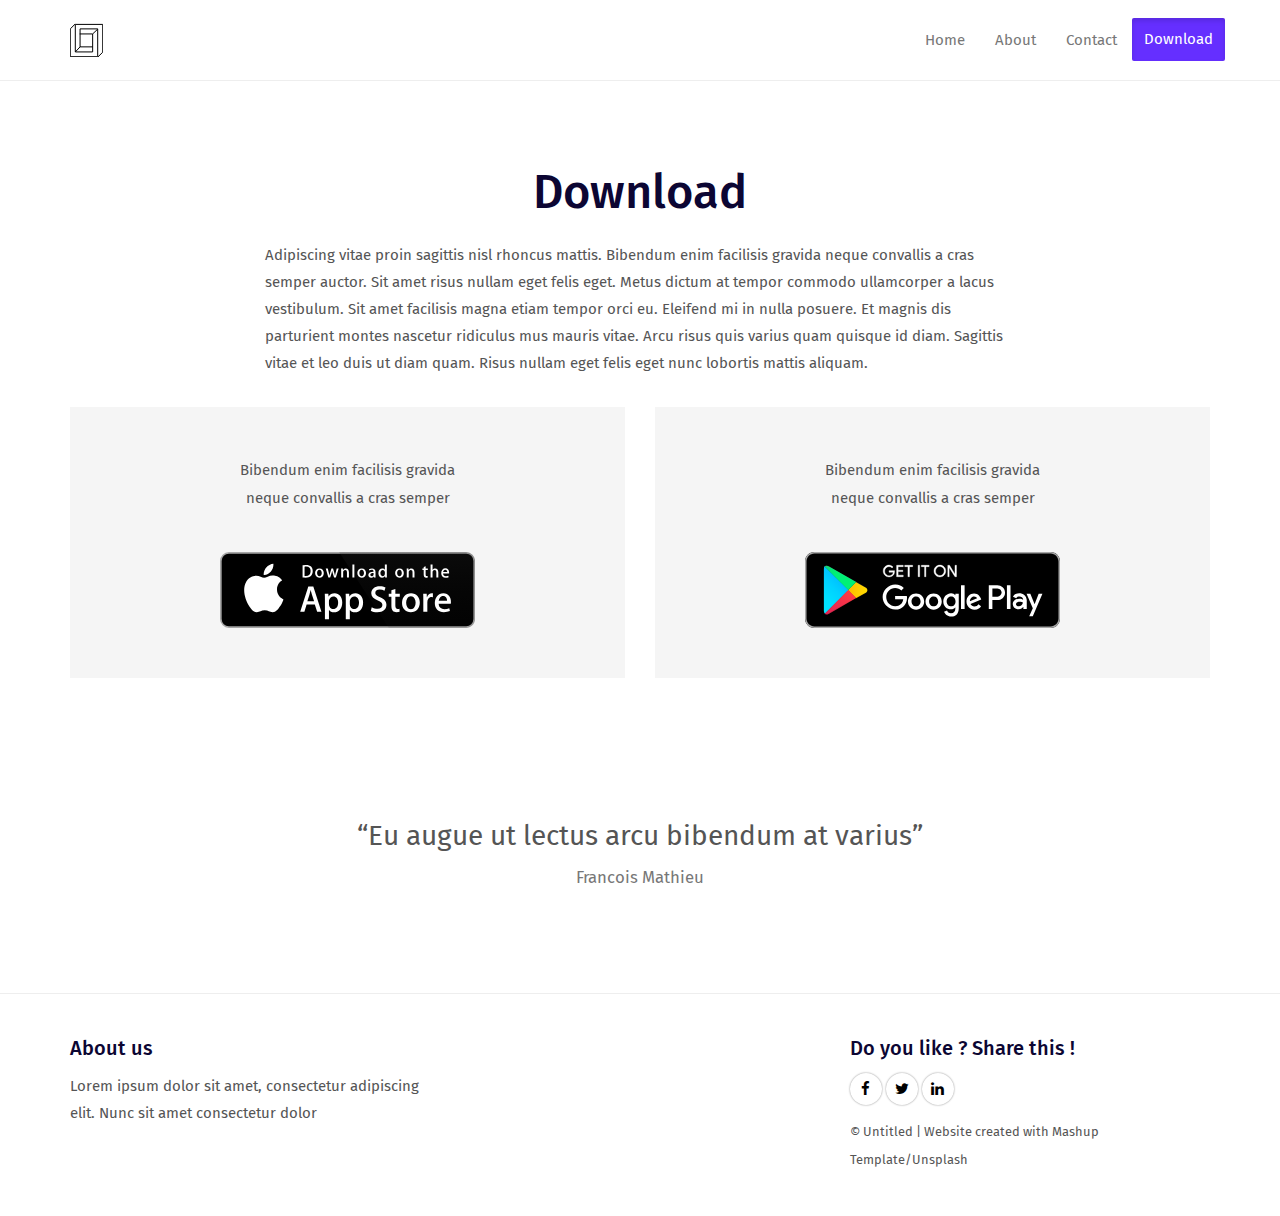
<file: download.html>
<!DOCTYPE html>
<html lang="en">

<head>
  <meta charset="UTF-8">
  <meta content="IE=edge" http-equiv="X-UA-Compatible">
  <meta content="width=device-width,initial-scale=1" name="viewport">
  <meta content="description" name="description">
  <meta name="google" content="notranslate" />
  <meta content="Mashup templates have been developped by Orson.io team" name="author">

  <!-- Disable tap highlight on IE -->
  <meta name="msapplication-tap-highlight" content="no">
  
  <link href="./assets/apple-touch-icon.png" rel="apple-touch-icon">
  <link href="./assets/favicon.ico" rel="icon">

 

  <title>Download Startup App</title>  

<link href="./main.a3f694c0.css" rel="stylesheet"></head>

<body>

 <!-- Add your content of header -->
<header>
  <nav class="navbar  navbar-fixed-top navbar-default">
    <div class="container">
      <div class="navbar-header">
        <button type="button" class="navbar-toggle uarr collapsed" data-toggle="collapse" data-target="#navbar-collapse-uarr">
          <span class="sr-only">Toggle navigation</span>
          <span class="icon-bar"></span>
          <span class="icon-bar"></span>
          <span class="icon-bar"></span>
        </button>
        <a class="navbar-brand" href="./index.html" title="">
          <img src="./assets/images/mashuptemplate.svg" class="navbar-logo-img" alt="">
        </a>
      </div>

      <div class="collapse navbar-collapse" id="navbar-collapse-uarr">
        <ul class="nav navbar-nav navbar-right">
          <li><a href="./index.html" title="" class="active">Home</a></li>
          <li><a href="./about.html" title=""> About</a></li>
          <!-- <li><a href="./pricing.html" title=""> Pricing </a></li> -->
          <li><a href="./contact.html" title="">Contact</a></li>
          <!-- <li><a href="./components.html" title="">Components</a></li> -->
          <li>
            <p>
              <a href="./download.html" class="btn btn-primary navbar-btn" title="">Download</a>
            </p>
          </li>
          
        </ul>
      </div>
    </div>
  </nav>
</header>




<div class="section-container">
    <div class="container">
    
        <div class="row">
            <div class="col-xs-12 col-md-8 col-md-offset-2">
                <div class="section-container-spacer">
                    <div class="text-center">
                        <h1>Download</h1>
                    </div>
                    <p>Adipiscing vitae proin sagittis nisl rhoncus mattis. Bibendum enim facilisis gravida neque convallis
                        a cras semper auctor. Sit amet risus nullam eget felis eget. Metus dictum at tempor commodo ullamcorper
                        a lacus vestibulum. Sit amet facilisis magna etiam tempor orci eu. Eleifend mi in nulla posuere.
                        Et magnis dis parturient montes nascetur ridiculus mus mauris vitae. Arcu risus quis varius quam
                        quisque id diam. Sagittis vitae et leo duis ut diam quam. Risus nullam eget felis eget nunc lobortis
                        mattis aliquam.
                    </p>
                </div>
            </div>
        </div>

        <div class="row">
            <div class="col-md-6 ">
                <div class="download-card ">
                    <p>Bibendum enim facilisis gravida <br>neque convallis a cras semper </p>
                    <br>
                    <a href="https://itunes.apple.com/fr/genre/mac/" title=""> <img src="./assets/images/app-store-apple.svg" class="img-responsive" alt=""></a>
                </div>
            </div>
            <div class="col-md-6 ">
                <div class="download-card">
                    <p>Bibendum enim facilisis gravida <br>neque convallis a cras semper </p>
                    <br>
                    <a href="https://play.google.com/store/apps" title=""> <img src="./assets/images/google-play.svg" class="img-responsive" alt=""></a>
                </div>
                    
            </div>
        </div>
    </div>
</div>           


<div class="section-container">
    <div class="container">
        <div class="row">
            <div class="col-xs-12">

                <div class="text-center">
                    <blockquote>
                        <p>“Eu augue ut lectus arcu bibendum at varius”
                            <small class="">Francois Mathieu</small>
                        </p>
                    </blockquote>
                </div>

                

</div>
        </div>
    </div>
</div>





<footer>
    <div class="section-container footer-container">
        <div class="container">
            <div class="row">
                    <div class="col-md-4">
                        <h4>About us</h4>
                        <p>Lorem ipsum dolor sit amet, consectetur adipiscing elit. Nunc sit amet consectetur dolor</p>
                    </div>

                    <div class="col-md-4 col-md-push-4">
                        <h4>Do you like ? Share this !</h4>
                        <p>
                            <a href="https://facebook.com/" class="social-round-icon white-round-icon fa-icon" title="">
                            <i class="fa fa-facebook" aria-hidden="true"></i>
                          </a>
                          <a href="https://twitter.com/" class="social-round-icon white-round-icon fa-icon" title="">
                            <i class="fa fa-twitter" aria-hidden="true"></i>
                          </a>
                          <a href="https://www.linkedin.com/" class="social-round-icon white-round-icon fa-icon" title="">
                            <i class="fa fa-linkedin" aria-hidden="true"></i>
                          </a>
                        </p>
                        <p><small>© Untitled | Website created with <a href="http://www.mashup-template.com/" class="link-like-text" title="Create website with free html template">Mashup Template</a>/<a href="http://www.unsplash.com/" class="link-like-text" title="Beautiful Free Images">Unsplash</a></small></p>    
                    </div>

                    <!-- <div class="col-md-4">
                        <h4>Subscribe to newsletter</h4>
                        
                        <div class="form-group">
                            <div class="input-group">
                                <input type="text" class="form-control footer-input-text">
                                <div class="input-group-btn">
                                    <button type="button" class="btn btn-primary btn-newsletter ">OK</button>
                                </div>
                            </div>
                        </div>


                    </div> -->
            </div>
        </div>
    </div>
</footer>

<script>
  document.addEventListener("DOMContentLoaded", function (event) {
    navActivePage();
  });
</script>

<!-- Google Analytics: change UA-XXXXX-X to be your site's ID 

<script>
  (function (i, s, o, g, r, a, m) {
    i['GoogleAnalyticsObject'] = r; i[r] = i[r] || function () {
      (i[r].q = i[r].q || []).push(arguments)
    }, i[r].l = 1 * new Date(); a = s.createElement(o),
      m = s.getElementsByTagName(o)[0]; a.async = 1; a.src = g; m.parentNode.insertBefore(a, m)
  })(window, document, 'script', '//www.google-analytics.com/analytics.js', 'ga');
  ga('create', 'UA-XXXXX-X', 'auto');
  ga('send', 'pageview');
</script>

--> 
<script type="text/javascript" src="./main.41beeca9.js"></script></body>

</html>
</file>
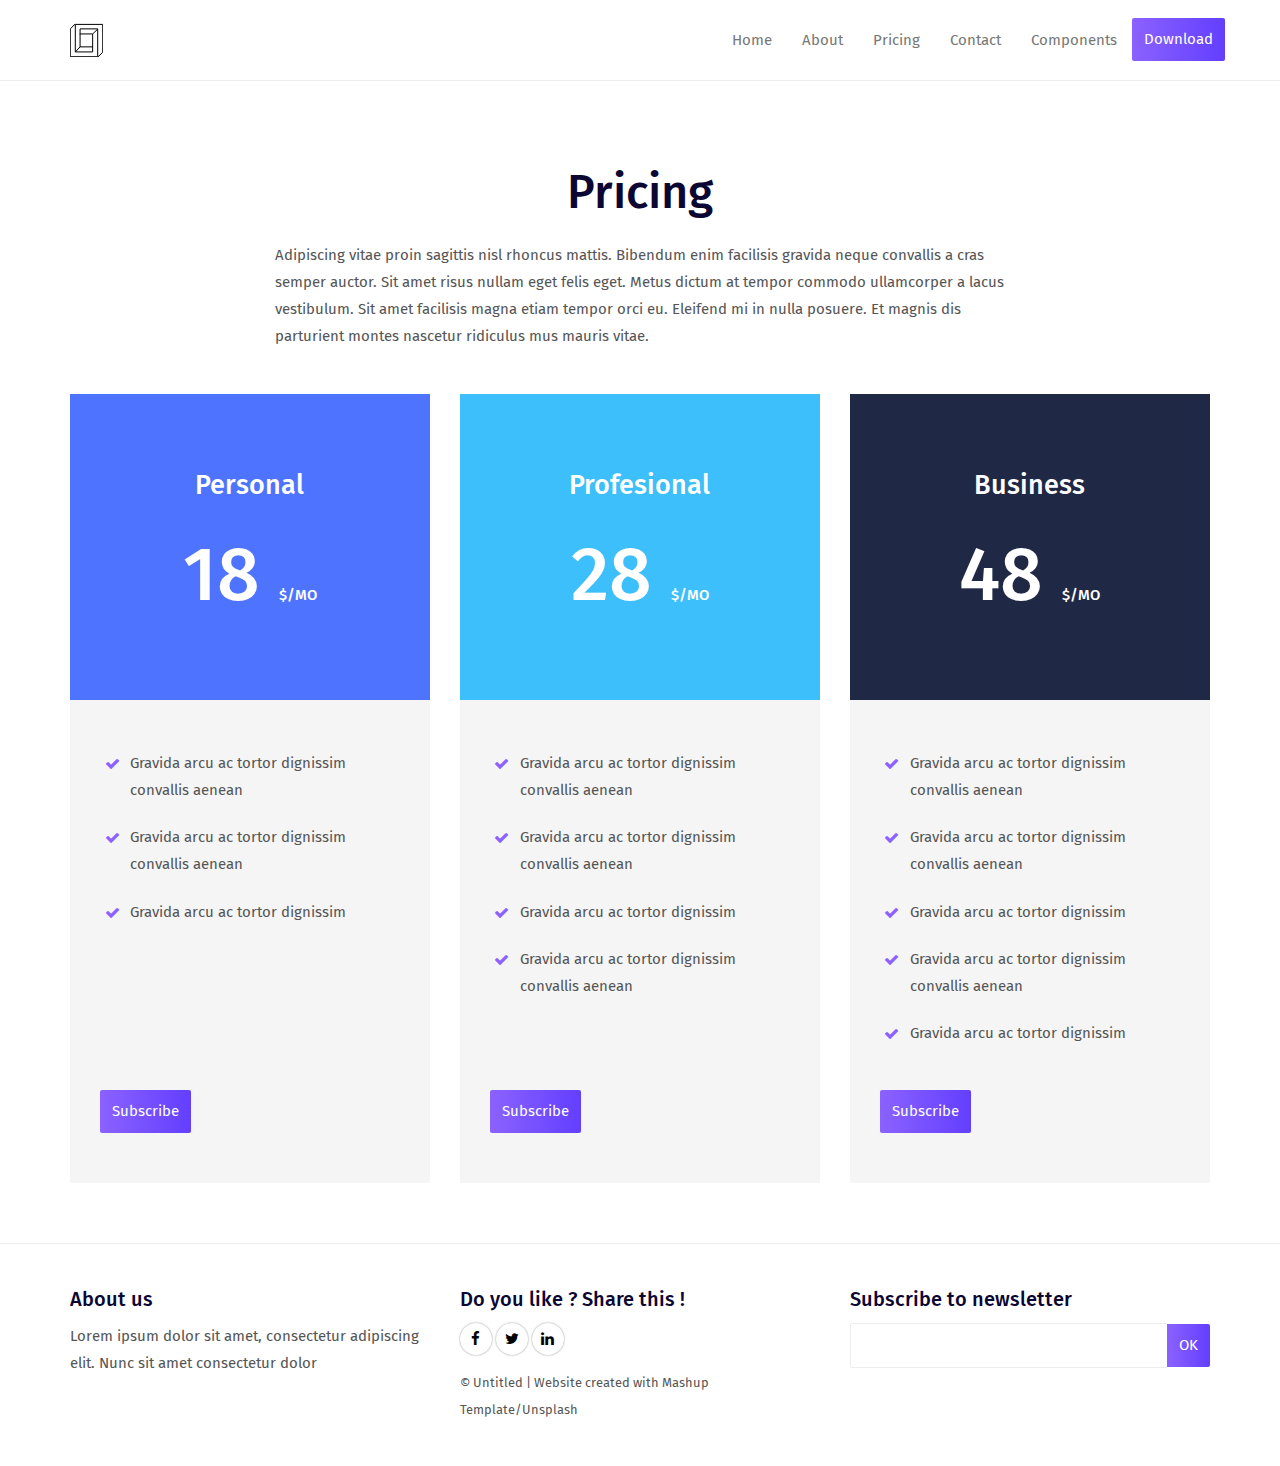
<file: pricing.html>
<!DOCTYPE html>
<html lang="en">

<head>
  <meta charset="UTF-8">
  <meta content="IE=edge" http-equiv="X-UA-Compatible">
  <meta content="width=device-width,initial-scale=1" name="viewport">
  <meta content="description" name="description">
  <meta name="google" content="notranslate" />
  <meta content="Mashup templates have been developped by Orson.io team" name="author">

  <!-- Disable tap highlight on IE -->
  <meta name="msapplication-tap-highlight" content="no">
  
  <link href="./assets/apple-touch-icon.png" rel="apple-touch-icon">
  <link href="./assets/favicon.ico" rel="icon">

 

  <title>Title page</title>  

<link href="./main.a3f694c0.css" rel="stylesheet"></head>

<body>

 <!-- Add your content of header -->
<header>
  <nav class="navbar  navbar-fixed-top navbar-default">
    <div class="container">
      <div class="navbar-header">
        <button type="button" class="navbar-toggle uarr collapsed" data-toggle="collapse" data-target="#navbar-collapse-uarr">
          <span class="sr-only">Toggle navigation</span>
          <span class="icon-bar"></span>
          <span class="icon-bar"></span>
          <span class="icon-bar"></span>
        </button>
        <a class="navbar-brand" href="./index.html" title="">
          <img src="./assets/images/mashuptemplate.svg" class="navbar-logo-img" alt="">
        </a>
      </div>

      <div class="collapse navbar-collapse" id="navbar-collapse-uarr">
        <ul class="nav navbar-nav navbar-right">
          <li><a href="./index.html" title="" class="active">Home</a></li>
          <li><a href="./about.html" title=""> About</a></li>
          <li><a href="./pricing.html" title=""> Pricing </a></li>
          <li><a href="./contact.html" title="">Contact</a></li>
          <li><a href="./components.html" title="">Components</a></li>
          <li>
            <p>
              <a href="./download.html" class="btn btn-primary navbar-btn" title="">Download</a>
            </p>
          </li>
          
        </ul>
      </div>
    </div>
  </nav>
</header>




<div class="section-container">
    <div class="container">
        <div class="row section-container-spacer">
            <div class="col-xs-12">
                <div class="text-center">
                    <h1>Pricing</h1>
                </div>
                <div class="col-md-8 col-md-offset-2">
                    <p>Adipiscing vitae proin sagittis nisl rhoncus mattis. Bibendum enim facilisis gravida neque convallis
                        a cras semper auctor. Sit amet risus nullam eget felis eget. Metus dictum at tempor commodo ullamcorper
                        a lacus vestibulum. Sit amet facilisis magna etiam tempor orci eu. Eleifend mi in nulla posuere.
                        Et magnis dis parturient montes nascetur ridiculus mus mauris vitae. 
                    </p>
                </div>
            </div>
        </div>

        <div class="row">
            <div class="col-md-4">
                <div class="pricing-card pricing-primary">
                    <h3>Personal</h3>
                    <h6 class="price">18 <span>$/MO</span></h6>
                </div>
                <div class="pricing-features">
                    <ul class="features">
                        <li>Gravida arcu ac tortor dignissim convallis aenean</li>
                        <li>Gravida arcu ac tortor dignissim convallis aenean</li>
                        <li>Gravida arcu ac tortor dignissim</li>
                    </ul>

                    <a href="contact.html" class="btn btn-primary" title="">Subscribe</a>
                </div>

            </div>
            <div class="col-md-4">
                <div class="pricing-card pricing-info">
                    <h3>Profesional</h3>
                    <h6 class="price"> 28 <span>$/MO</span></h6>
                </div>
                <div class="pricing-features">
                    <ul class="features">
                        <li>Gravida arcu ac tortor dignissim convallis aenean</li>
                        <li>Gravida arcu ac tortor dignissim convallis aenean</li>
                        <li>Gravida arcu ac tortor dignissim</li>
                        <li>Gravida arcu ac tortor dignissim convallis aenean</li>
                    </ul>
                    
                    <a href="contact.html" class="btn btn-primary" title="">Subscribe</a>
                </div>
            </div>
            <div class="col-md-4">
                <div class="pricing-card pricing-secondary">
                    <h3>Business</h3>
                    <h6 class="price">48 <span>$/MO</span></h6>
                </div>
                <div class="pricing-features">
                    <ul class="features">
                        <li>Gravida arcu ac tortor dignissim convallis aenean</li>
                        <li>Gravida arcu ac tortor dignissim convallis aenean</li>
                        <li>Gravida arcu ac tortor dignissim</li>
                        <li>Gravida arcu ac tortor dignissim convallis aenean</li>
                        <li>Gravida arcu ac tortor dignissim</li>
                    </ul>
                    <a href="contact.html" class="btn btn-primary" title="">Subscribe</a>
                </div>
            </div>
        </div>

    </div>
</div>  


<footer>
    <div class="section-container footer-container">
        <div class="container">
            <div class="row">
                    <div class="col-md-4">
                        <h4>About us</h4>
                        <p>Lorem ipsum dolor sit amet, consectetur adipiscing elit. Nunc sit amet consectetur dolor</p>
                    </div>

                    <div class="col-md-4">
                        <h4>Do you like ? Share this !</h4>
                        <p>
                            <a href="https://facebook.com/" class="social-round-icon white-round-icon fa-icon" title="">
                            <i class="fa fa-facebook" aria-hidden="true"></i>
                          </a>
                          <a href="https://twitter.com/" class="social-round-icon white-round-icon fa-icon" title="">
                            <i class="fa fa-twitter" aria-hidden="true"></i>
                          </a>
                          <a href="https://www.linkedin.com/" class="social-round-icon white-round-icon fa-icon" title="">
                            <i class="fa fa-linkedin" aria-hidden="true"></i>
                          </a>
                        </p>
                        <p><small>© Untitled | Website created with <a href="http://www.mashup-template.com/" class="link-like-text" title="Create website with free html template">Mashup Template</a>/<a href="http://www.unsplash.com/" class="link-like-text" title="Beautiful Free Images">Unsplash</a></small></p>    
                    </div>

                    <div class="col-md-4">
                        <h4>Subscribe to newsletter</h4>
                        
                        <div class="form-group">
                            <div class="input-group">
                                <input type="text" class="form-control footer-input-text">
                                <div class="input-group-btn">
                                    <button type="button" class="btn btn-primary btn-newsletter ">OK</button>
                                </div>
                            </div>
                        </div>


                    </div>
            </div>
        </div>
    </div>
</footer>

<script>
  document.addEventListener("DOMContentLoaded", function (event) {
    navActivePage();
  });
</script>

<!-- Google Analytics: change UA-XXXXX-X to be your site's ID 

<script>
  (function (i, s, o, g, r, a, m) {
    i['GoogleAnalyticsObject'] = r; i[r] = i[r] || function () {
      (i[r].q = i[r].q || []).push(arguments)
    }, i[r].l = 1 * new Date(); a = s.createElement(o),
      m = s.getElementsByTagName(o)[0]; a.async = 1; a.src = g; m.parentNode.insertBefore(a, m)
  })(window, document, 'script', '//www.google-analytics.com/analytics.js', 'ga');
  ga('create', 'UA-XXXXX-X', 'auto');
  ga('send', 'pageview');
</script>

--> 
<script type="text/javascript" src="./main.41beeca9.js"></script></body>

</html>
</file>
<file: pureStartup.css>
.carousel-inner {
    margin-left: auto;
    margin-right: auto;
}

.carousel-inner>.active { 
    left: auto;
}

.carousel-inner>.item>a>img, .carousel-inner>.item>img {
    max-height: 80vh;
    margin-left: auto;
    margin-right: auto;
}

.navbar-inverse {
    background-color: #123752; 
    border-color: #090909
}

.clear-section {
    background-color: #708EA4; 
}

.middle-light-section {
    background-color: #486D88;
}

.col-md-push-4 {
    position: relative;
}
</file>
<file: main.a3f694c0.css>
@import url(https://fonts.googleapis.com/css?family=La+Belle+Aurore|Fira+Sans:400,700);
@import url(https://maxcdn.bootstrapcdn.com/font-awesome/4.7.0/css/font-awesome.min.css);

/*!
 * Bootstrap v3.3.7 (http://getbootstrap.com)
 * Copyright 2011-2016 Twitter, Inc.
 * Licensed under MIT (https://github.com/twbs/bootstrap/blob/master/LICENSE)
 */

/*! normalize.css v3.0.3 | MIT License | github.com/necolas/normalize.css */html { font-family: sans-serif; -ms-text-size-adjust: 100%; -webkit-text-size-adjust: 100% }
body { margin: 0 }
article, aside, details, figcaption, figure, footer, header, hgroup, main, menu, nav, section, summary { display: block }
audio, canvas, progress, video { display: inline-block; vertical-align: baseline }
audio:not([controls]) { display: none; height: 0 }
[hidden], template { display: none }
a { background-color: transparent }
a:active, a:hover { outline: 0 }
abbr[title] { border-bottom: 1px dotted }
b, strong { font-weight: 700 }
dfn { font-style: italic }
h1 { font-size: 2em; margin: .67em 0 }
mark { background: #ff0; color: #000 }
small { font-size: 80% }
sub, sup { font-size: 75%; line-height: 0; position: relative; vertical-align: baseline }
sup { top: -.5em }
sub { bottom: -.25em }
img { border: 0 }
svg:not(:root) { overflow: hidden }
figure { margin: 1em 40px }
hr { box-sizing: content-box; height: 0 }
pre { overflow: auto }
code, kbd, pre, samp { font-family: monospace, monospace; font-size: 1em }
button, input, optgroup, select, textarea { color: inherit; font: inherit; margin: 0 }
button { overflow: visible }
button, select { text-transform: none }
button, html input[type=button], input[type=reset], input[type=submit] { -webkit-appearance: button; cursor: pointer }
button[disabled], html input[disabled] { cursor: default }
button::-moz-focus-inner, input::-moz-focus-inner { border: 0; padding: 0 }
input { line-height: normal }
input[type=checkbox], input[type=radio] { box-sizing: border-box; padding: 0 }
input[type=number]::-webkit-inner-spin-button, input[type=number]::-webkit-outer-spin-button { height: auto }
input[type=search] { -webkit-appearance: textfield; box-sizing: content-box }
input[type=search]::-webkit-search-cancel-button, input[type=search]::-webkit-search-decoration { -webkit-appearance: none }
fieldset { border: 1px solid silver; margin: 0 2px; padding: .35em .625em .75em }
textarea { overflow: auto }
optgroup { font-weight: 700 }
table { border-collapse: collapse; border-spacing: 0 }
td, th { padding: 0 }

/*! Source: https://github.com/h5bp/html5-boilerplate/blob/master/src/css/main.css */
@media print {
    *, :after, :before { background: transparent !important; color: #000 !important; box-shadow: none !important; text-shadow: none !important }
    a, a:visited { text-decoration: underline }
    a[href]:after { content: " ("attr(href) ")" }
    abbr[title]:after { content: " ("attr(title) ")" }
    a[href^="#"]:after, a[href^="javascript:"]:after { content: "" }
    blockquote, pre { border: 1px solid #999; page-break-inside: avoid }
    thead { display: table-header-group }
    img, tr { page-break-inside: avoid }
    img { max-width: 100% !important }
    h2, h3, p { orphans: 3; widows: 3 }
    h2, h3 { page-break-after: avoid }
    .navbar { display: none }
    .btn>.caret, .dropup>.btn>.caret { border-top-color: #000 !important }
    .label { border: 1px solid #000 }
    .table { border-collapse: collapse !important }
    .table td, .table th { background-color: #fff !important }
    .table-bordered td, .table-bordered th { border: 1px solid #ddd !important }
}
*, :after, :before { -webkit-box-sizing: border-box; -moz-box-sizing: border-box; box-sizing: border-box }
html { font-size: 10px; -webkit-tap-highlight-color: transparent }
body { font-family: Fira Sans, Helvetica, Arial, sans-serif; font-size: 15px; line-height: 1.81; color: #555; background-color: #fff }
button, input, select, textarea { font-family: inherit; font-size: inherit; line-height: inherit }
a { color: #8b62ff; text-decoration: none }
a:focus, a:hover { color: #5216ff; text-decoration: underline }
a:focus { outline: 5px auto -webkit-focus-ring-color; outline-offset: -2px }
figure { margin: 0 }
img { vertical-align: middle }
.img-responsive { display: block; max-width: 100%; height: auto }
.img-rounded { border-radius: 2px }
.img-thumbnail { padding: 4px; line-height: 1.81; background-color: #fff; border: 1px solid #ddd; border-radius: 2px; -webkit-transition: all .2s ease-in-out; -o-transition: all .2s ease-in-out; transition: all .2s ease-in-out; display: inline-block; max-width: 100%; height: auto }
.img-circle { border-radius: 50% }
hr { margin-top: 27px; margin-bottom: 27px; border: 0; border-top: 1px solid #eee }
.sr-only { position: absolute; width: 1px; height: 1px; margin: -1px; padding: 0; overflow: hidden; clip: rect(0, 0, 0, 0); border: 0 }
.sr-only-focusable:active, .sr-only-focusable:focus { position: static; width: auto; height: auto; margin: 0; overflow: visible; clip: auto }
[role=button] { cursor: pointer }
.h1, .h2, .h3, .h4, .h5, .h6, h1, h2, h3, h4, h5, h6 { font-family: inherit; font-weight: 500; line-height: 1.1; color: #0c0633 }
.h1 .small, .h1 small, .h2 .small, .h2 small, .h3 .small, .h3 small, .h4 .small, .h4 small, .h5 .small, .h5 small, .h6 .small, .h6 small, h1 .small, h1 small, h2 .small, h2 small, h3 .small, h3 small, h4 .small, h4 small, h5 .small, h5 small, h6 .small, h6 small { font-weight: 400; line-height: 1; color: #777 }
.h1, .h2, .h3, h1, h2, h3 { margin-top: 27px; margin-bottom: 13.5px }
.h1 .small, .h1 small, .h2 .small, .h2 small, .h3 .small, .h3 small, h1 .small, h1 small, h2 .small, h2 small, h3 .small, h3 small { font-size: 65% }
.h4, .h5, .h6, h4, h5, h6 { margin-top: 13.5px; margin-bottom: 13.5px }
.h4 .small, .h4 small, .h5 .small, .h5 small, .h6 .small, .h6 small, h4 .small, h4 small, h5 .small, h5 small, h6 .small, h6 small { font-size: 75% }
.h1, h1 { font-size: 47px }
.h2, h2 { font-size: 35px }
.h3, h3 { font-size: 27px }
.h4, h4 { font-size: 20px }
.h5, h5 { font-size: 15px }
.h6, h6 { font-size: 13px }
p { margin: 0 0 13.5px }
.lead { margin-bottom: 27px; font-size: 17px; font-weight: 300; line-height: 1.4 }
@media (min-width:768px) {
    .lead { font-size: 22.5px }
}
.small, small { font-size: 86% }
.mark, mark { background-color: #fcf8e3; padding: .2em }
.text-left { text-align: left }
.text-right { text-align: right }
.text-center { text-align: center }
.text-justify { text-align: justify }
.text-nowrap { white-space: nowrap }
.text-lowercase { text-transform: lowercase }
.initialism, .text-uppercase { text-transform: uppercase }
.text-capitalize { text-transform: capitalize }
.text-muted { color: #777 }
.text-primary { color: #8b62ff }
a.text-primary:focus, a.text-primary:hover { color: #652fff }
.text-success { color: #fff }
a.text-success:focus, a.text-success:hover { color: #e6e6e6 }
.text-info { color: #31708f }
a.text-info:focus, a.text-info:hover { color: #245269 }
.text-warning { color: #8a6d3b }
a.text-warning:focus, a.text-warning:hover { color: #66512c }
.text-danger { color: #fff }
a.text-danger:focus, a.text-danger:hover { color: #e6e6e6 }
.bg-primary { color: #fff; background-color: #8b62ff }
a.bg-primary:focus, a.bg-primary:hover { background-color: #652fff }
.bg-success { background-color: #005bff }
a.bg-success:focus, a.bg-success:hover { background-color: #0049cc }
.bg-info { background-color: #d9edf7 }
a.bg-info:focus, a.bg-info:hover { background-color: #afd9ee }
.bg-warning { background-color: #fcf8e3 }
a.bg-warning:focus, a.bg-warning:hover { background-color: #f7ecb5 }
.bg-danger { background-color: #fe6767 }
a.bg-danger:focus, a.bg-danger:hover { background-color: #fe3434 }
.page-header { padding-bottom: 12.5px; margin: 54px 0 27px; border-bottom: 1px solid #eee }
ol, ul { margin-top: 0; margin-bottom: 13.5px }
ol ol, ol ul, ul ol, ul ul { margin-bottom: 0 }
.list-inline, .list-unstyled { padding-left: 0; list-style: none }
.list-inline { margin-left: -5px }
.list-inline>li { display: inline-block; padding-left: 5px; padding-right: 5px }
dl { margin-top: 0; margin-bottom: 27px }
dd, dt { line-height: 1.81 }
dt { font-weight: 700 }
dd { margin-left: 0 }
.dl-horizontal dd:after, .dl-horizontal dd:before { content: " "; display: table }
.dl-horizontal dd:after { clear: both }
@media (min-width:768px) {
    .dl-horizontal dt { float: left; width: 160px; clear: left; text-align: right; overflow: hidden; text-overflow: ellipsis; white-space: nowrap }
    .dl-horizontal dd { margin-left: 180px }
}
abbr[data-original-title], abbr[title] { cursor: help; border-bottom: 1px dotted #777 }
.initialism { font-size: 90% }
blockquote { padding: 13.5px 27px; margin: 0 0 27px; font-size: 18.75px; border-left: 5px solid #eee }
blockquote ol:last-child, blockquote p:last-child, blockquote ul:last-child { margin-bottom: 0 }
blockquote .small, blockquote footer, blockquote small { display: block; font-size: 80%; line-height: 1.81; color: #777 }
blockquote .small:before, blockquote footer:before, blockquote small:before { content: "\2014   \A0" }
.blockquote-reverse, blockquote.pull-right { padding-right: 15px; padding-left: 0; border-right: 5px solid #eee; border-left: 0; text-align: right }
.blockquote-reverse .small:before, .blockquote-reverse footer:before, .blockquote-reverse small:before, blockquote.pull-right .small:before, blockquote.pull-right footer:before, blockquote.pull-right small:before { content: "" }
.blockquote-reverse .small:after, .blockquote-reverse footer:after, .blockquote-reverse small:after, blockquote.pull-right .small:after, blockquote.pull-right footer:after, blockquote.pull-right small:after { content: "\A0   \2014" }
address { margin-bottom: 27px; font-style: normal; line-height: 1.81 }
code, kbd, pre, samp { font-family: Menlo, Monaco, Consolas, Courier New, monospace }
code { color: #c7254e; background-color: #f9f2f4 }
code, kbd { padding: 2px 4px; font-size: 90%; border-radius: 2px }
kbd { color: #fff; background-color: #333; box-shadow: inset 0 -1px 0 rgba(0, 0, 0, .25) }
kbd kbd { padding: 0; font-size: 100%; font-weight: 700; box-shadow: none }
pre { display: block; padding: 13px; margin: 0 0 13.5px; font-size: 14px; line-height: 1.81; word-break: break-all; word-wrap: break-word; color: #333; background-color: #f5f5f5; border: 1px solid #ccc; border-radius: 2px }
pre code { padding: 0; font-size: inherit; color: inherit; white-space: pre-wrap; background-color: transparent; border-radius: 0 }
.pre-scrollable { max-height: 340px; overflow-y: scroll }
.container { margin-right: auto; margin-left: auto; padding-left: 15px; padding-right: 15px }
.container:after, .container:before { content: " "; display: table }
.container:after { clear: both }
@media (min-width:768px) {
    .container { width: 750px }
}
@media (min-width:992px) {
    .container { width: 970px }
}
@media (min-width:1200px) {
    .container { width: 1170px }
}
.container-fluid { margin-right: auto; margin-left: auto; padding-left: 15px; padding-right: 15px }
.container-fluid:after, .container-fluid:before { content: " "; display: table }
.container-fluid:after { clear: both }
.row { margin-left: -15px; margin-right: -15px }
.row:after, .row:before { content: " "; display: table }
.row:after { clear: both }
.col-lg-1, .col-lg-2, .col-lg-3, .col-lg-4, .col-lg-5, .col-lg-6, .col-lg-7, .col-lg-8, .col-lg-9, .col-lg-10, .col-lg-11, .col-lg-12, .col-md-1, .col-md-2, .col-md-3, .col-md-4, .col-md-5, .col-md-6, .col-md-7, .col-md-8, .col-md-9, .col-md-10, .col-md-11, .col-md-12, .col-sm-1, .col-sm-2, .col-sm-3, .col-sm-4, .col-sm-5, .col-sm-6, .col-sm-7, .col-sm-8, .col-sm-9, .col-sm-10, .col-sm-11, .col-sm-12, .col-xs-1, .col-xs-2, .col-xs-3, .col-xs-4, .col-xs-5, .col-xs-6, .col-xs-7, .col-xs-8, .col-xs-9, .col-xs-10, .col-xs-11, .col-xs-12 { position: relative; min-height: 1px; padding-left: 15px; padding-right: 15px }
.col-xs-1, .col-xs-2, .col-xs-3, .col-xs-4, .col-xs-5, .col-xs-6, .col-xs-7, .col-xs-8, .col-xs-9, .col-xs-10, .col-xs-11, .col-xs-12 { float: left }
.col-xs-1 { width: 8.33333% }
.col-xs-2 { width: 16.66667% }
.col-xs-3 { width: 25% }
.col-xs-4 { width: 33.33333% }
.col-xs-5 { width: 41.66667% }
.col-xs-6 { width: 50% }
.col-xs-7 { width: 58.33333% }
.col-xs-8 { width: 66.66667% }
.col-xs-9 { width: 75% }
.col-xs-10 { width: 83.33333% }
.col-xs-11 { width: 91.66667% }
.col-xs-12 { width: 100% }
.col-xs-pull-0 { right: auto }
.col-xs-pull-1 { right: 8.33333% }
.col-xs-pull-2 { right: 16.66667% }
.col-xs-pull-3 { right: 25% }
.col-xs-pull-4 { right: 33.33333% }
.col-xs-pull-5 { right: 41.66667% }
.col-xs-pull-6 { right: 50% }
.col-xs-pull-7 { right: 58.33333% }
.col-xs-pull-8 { right: 66.66667% }
.col-xs-pull-9 { right: 75% }
.col-xs-pull-10 { right: 83.33333% }
.col-xs-pull-11 { right: 91.66667% }
.col-xs-pull-12 { right: 100% }
.col-xs-push-0 { left: auto }
.col-xs-push-1 { left: 8.33333% }
.col-xs-push-2 { left: 16.66667% }
.col-xs-push-3 { left: 25% }
.col-xs-push-4 { left: 33.33333% }
.col-xs-push-5 { left: 41.66667% }
.col-xs-push-6 { left: 50% }
.col-xs-push-7 { left: 58.33333% }
.col-xs-push-8 { left: 66.66667% }
.col-xs-push-9 { left: 75% }
.col-xs-push-10 { left: 83.33333% }
.col-xs-push-11 { left: 91.66667% }
.col-xs-push-12 { left: 100% }
.col-xs-offset-0 { margin-left: 0 }
.col-xs-offset-1 { margin-left: 8.33333% }
.col-xs-offset-2 { margin-left: 16.66667% }
.col-xs-offset-3 { margin-left: 25% }
.col-xs-offset-4 { margin-left: 33.33333% }
.col-xs-offset-5 { margin-left: 41.66667% }
.col-xs-offset-6 { margin-left: 50% }
.col-xs-offset-7 { margin-left: 58.33333% }
.col-xs-offset-8 { margin-left: 66.66667% }
.col-xs-offset-9 { margin-left: 75% }
.col-xs-offset-10 { margin-left: 83.33333% }
.col-xs-offset-11 { margin-left: 91.66667% }
.col-xs-offset-12 { margin-left: 100% }
@media (min-width:768px) {
    .col-sm-1, .col-sm-2, .col-sm-3, .col-sm-4, .col-sm-5, .col-sm-6, .col-sm-7, .col-sm-8, .col-sm-9, .col-sm-10, .col-sm-11, .col-sm-12 { float: left }
    .col-sm-1 { width: 8.33333% }
    .col-sm-2 { width: 16.66667% }
    .col-sm-3 { width: 25% }
    .col-sm-4 { width: 33.33333% }
    .col-sm-5 { width: 41.66667% }
    .col-sm-6 { width: 50% }
    .col-sm-7 { width: 58.33333% }
    .col-sm-8 { width: 66.66667% }
    .col-sm-9 { width: 75% }
    .col-sm-10 { width: 83.33333% }
    .col-sm-11 { width: 91.66667% }
    .col-sm-12 { width: 100% }
    .col-sm-pull-0 { right: auto }
    .col-sm-pull-1 { right: 8.33333% }
    .col-sm-pull-2 { right: 16.66667% }
    .col-sm-pull-3 { right: 25% }
    .col-sm-pull-4 { right: 33.33333% }
    .col-sm-pull-5 { right: 41.66667% }
    .col-sm-pull-6 { right: 50% }
    .col-sm-pull-7 { right: 58.33333% }
    .col-sm-pull-8 { right: 66.66667% }
    .col-sm-pull-9 { right: 75% }
    .col-sm-pull-10 { right: 83.33333% }
    .col-sm-pull-11 { right: 91.66667% }
    .col-sm-pull-12 { right: 100% }
    .col-sm-push-0 { left: auto }
    .col-sm-push-1 { left: 8.33333% }
    .col-sm-push-2 { left: 16.66667% }
    .col-sm-push-3 { left: 25% }
    .col-sm-push-4 { left: 33.33333% }
    .col-sm-push-5 { left: 41.66667% }
    .col-sm-push-6 { left: 50% }
    .col-sm-push-7 { left: 58.33333% }
    .col-sm-push-8 { left: 66.66667% }
    .col-sm-push-9 { left: 75% }
    .col-sm-push-10 { left: 83.33333% }
    .col-sm-push-11 { left: 91.66667% }
    .col-sm-push-12 { left: 100% }
    .col-sm-offset-0 { margin-left: 0 }
    .col-sm-offset-1 { margin-left: 8.33333% }
    .col-sm-offset-2 { margin-left: 16.66667% }
    .col-sm-offset-3 { margin-left: 25% }
    .col-sm-offset-4 { margin-left: 33.33333% }
    .col-sm-offset-5 { margin-left: 41.66667% }
    .col-sm-offset-6 { margin-left: 50% }
    .col-sm-offset-7 { margin-left: 58.33333% }
    .col-sm-offset-8 { margin-left: 66.66667% }
    .col-sm-offset-9 { margin-left: 75% }
    .col-sm-offset-10 { margin-left: 83.33333% }
    .col-sm-offset-11 { margin-left: 91.66667% }
    .col-sm-offset-12 { margin-left: 100% }
}
@media (min-width:992px) {
    .col-md-1, .col-md-2, .col-md-3, .col-md-4, .col-md-5, .col-md-6, .col-md-7, .col-md-8, .col-md-9, .col-md-10, .col-md-11, .col-md-12 { float: left }
    .col-md-1 { width: 8.33333% }
    .col-md-2 { width: 16.66667% }
    .col-md-3 { width: 25% }
    .col-md-4 { width: 33.33333% }
    .col-md-5 { width: 41.66667% }
    .col-md-6 { width: 50% }
    .col-md-7 { width: 58.33333% }
    .col-md-8 { width: 66.66667% }
    .col-md-9 { width: 75% }
    .col-md-10 { width: 83.33333% }
    .col-md-11 { width: 91.66667% }
    .col-md-12 { width: 100% }
    .col-md-pull-0 { right: auto }
    .col-md-pull-1 { right: 8.33333% }
    .col-md-pull-2 { right: 16.66667% }
    .col-md-pull-3 { right: 25% }
    .col-md-pull-4 { right: 33.33333% }
    .col-md-pull-5 { right: 41.66667% }
    .col-md-pull-6 { right: 50% }
    .col-md-pull-7 { right: 58.33333% }
    .col-md-pull-8 { right: 66.66667% }
    .col-md-pull-9 { right: 75% }
    .col-md-pull-10 { right: 83.33333% }
    .col-md-pull-11 { right: 91.66667% }
    .col-md-pull-12 { right: 100% }
    .col-md-push-0 { left: auto }
    .col-md-push-1 { left: 8.33333% }
    .col-md-push-2 { left: 16.66667% }
    .col-md-push-3 { left: 25% }
    .col-md-push-4 { left: 33.33333% }
    .col-md-push-5 { left: 41.66667% }
    .col-md-push-6 { left: 50% }
    .col-md-push-7 { left: 58.33333% }
    .col-md-push-8 { left: 66.66667% }
    .col-md-push-9 { left: 75% }
    .col-md-push-10 { left: 83.33333% }
    .col-md-push-11 { left: 91.66667% }
    .col-md-push-12 { left: 100% }
    .col-md-offset-0 { margin-left: 0 }
    .col-md-offset-1 { margin-left: 8.33333% }
    .col-md-offset-2 { margin-left: 16.66667% }
    .col-md-offset-3 { margin-left: 25% }
    .col-md-offset-4 { margin-left: 33.33333% }
    .col-md-offset-5 { margin-left: 41.66667% }
    .col-md-offset-6 { margin-left: 50% }
    .col-md-offset-7 { margin-left: 58.33333% }
    .col-md-offset-8 { margin-left: 66.66667% }
    .col-md-offset-9 { margin-left: 75% }
    .col-md-offset-10 { margin-left: 83.33333% }
    .col-md-offset-11 { margin-left: 91.66667% }
    .col-md-offset-12 { margin-left: 100% }
}
@media (min-width:1200px) {
    .col-lg-1, .col-lg-2, .col-lg-3, .col-lg-4, .col-lg-5, .col-lg-6, .col-lg-7, .col-lg-8, .col-lg-9, .col-lg-10, .col-lg-11, .col-lg-12 { float: left }
    .col-lg-1 { width: 8.33333% }
    .col-lg-2 { width: 16.66667% }
    .col-lg-3 { width: 25% }
    .col-lg-4 { width: 33.33333% }
    .col-lg-5 { width: 41.66667% }
    .col-lg-6 { width: 50% }
    .col-lg-7 { width: 58.33333% }
    .col-lg-8 { width: 66.66667% }
    .col-lg-9 { width: 75% }
    .col-lg-10 { width: 83.33333% }
    .col-lg-11 { width: 91.66667% }
    .col-lg-12 { width: 100% }
    .col-lg-pull-0 { right: auto }
    .col-lg-pull-1 { right: 8.33333% }
    .col-lg-pull-2 { right: 16.66667% }
    .col-lg-pull-3 { right: 25% }
    .col-lg-pull-4 { right: 33.33333% }
    .col-lg-pull-5 { right: 41.66667% }
    .col-lg-pull-6 { right: 50% }
    .col-lg-pull-7 { right: 58.33333% }
    .col-lg-pull-8 { right: 66.66667% }
    .col-lg-pull-9 { right: 75% }
    .col-lg-pull-10 { right: 83.33333% }
    .col-lg-pull-11 { right: 91.66667% }
    .col-lg-pull-12 { right: 100% }
    .col-lg-push-0 { left: auto }
    .col-lg-push-1 { left: 8.33333% }
    .col-lg-push-2 { left: 16.66667% }
    .col-lg-push-3 { left: 25% }
    .col-lg-push-4 { left: 33.33333% }
    .col-lg-push-5 { left: 41.66667% }
    .col-lg-push-6 { left: 50% }
    .col-lg-push-7 { left: 58.33333% }
    .col-lg-push-8 { left: 66.66667% }
    .col-lg-push-9 { left: 75% }
    .col-lg-push-10 { left: 83.33333% }
    .col-lg-push-11 { left: 91.66667% }
    .col-lg-push-12 { left: 100% }
    .col-lg-offset-0 { margin-left: 0 }
    .col-lg-offset-1 { margin-left: 8.33333% }
    .col-lg-offset-2 { margin-left: 16.66667% }
    .col-lg-offset-3 { margin-left: 25% }
    .col-lg-offset-4 { margin-left: 33.33333% }
    .col-lg-offset-5 { margin-left: 41.66667% }
    .col-lg-offset-6 { margin-left: 50% }
    .col-lg-offset-7 { margin-left: 58.33333% }
    .col-lg-offset-8 { margin-left: 66.66667% }
    .col-lg-offset-9 { margin-left: 75% }
    .col-lg-offset-10 { margin-left: 83.33333% }
    .col-lg-offset-11 { margin-left: 91.66667% }
    .col-lg-offset-12 { margin-left: 100% }
}
table { background-color: transparent }
caption { padding-top: 8px; padding-bottom: 8px; color: #777 }
caption, th { text-align: left }
.table { width: 100%; max-width: 100%; margin-bottom: 27px }
.table>tbody>tr>td, .table>tbody>tr>th, .table>tfoot>tr>td, .table>tfoot>tr>th, .table>thead>tr>td, .table>thead>tr>th { padding: 8px; line-height: 1.81; vertical-align: top; border-top: 1px solid #ddd }
.table>thead>tr>th { vertical-align: bottom; border-bottom: 2px solid #ddd }
.table>caption+thead>tr:first-child>td, .table>caption+thead>tr:first-child>th, .table>colgroup+thead>tr:first-child>td, .table>colgroup+thead>tr:first-child>th, .table>thead:first-child>tr:first-child>td, .table>thead:first-child>tr:first-child>th { border-top: 0 }
.table>tbody+tbody { border-top: 2px solid #ddd }
.table .table { background-color: #fff }
.table-condensed>tbody>tr>td, .table-condensed>tbody>tr>th, .table-condensed>tfoot>tr>td, .table-condensed>tfoot>tr>th, .table-condensed>thead>tr>td, .table-condensed>thead>tr>th { padding: 5px }
.table-bordered, .table-bordered>tbody>tr>td, .table-bordered>tbody>tr>th, .table-bordered>tfoot>tr>td, .table-bordered>tfoot>tr>th, .table-bordered>thead>tr>td, .table-bordered>thead>tr>th { border: 1px solid #ddd }
.table-bordered>thead>tr>td, .table-bordered>thead>tr>th { border-bottom-width: 2px }
.table-striped>tbody>tr:nth-of-type(odd) { background-color: #f9f9f9 }
.table-hover>tbody>tr:hover { background-color: #f5f5f5 }
table col[class*=col-] { position: static; float: none; display: table-column }
table td[class*=col-], table th[class*=col-] { position: static; float: none; display: table-cell }
.table>tbody>tr.active>td, .table>tbody>tr.active>th, .table>tbody>tr>td.active, .table>tbody>tr>th.active, .table>tfoot>tr.active>td, .table>tfoot>tr.active>th, .table>tfoot>tr>td.active, .table>tfoot>tr>th.active, .table>thead>tr.active>td, .table>thead>tr.active>th, .table>thead>tr>td.active, .table>thead>tr>th.active { background-color: #f5f5f5 }
.table-hover>tbody>tr.active:hover>td, .table-hover>tbody>tr.active:hover>th, .table-hover>tbody>tr:hover>.active, .table-hover>tbody>tr>td.active:hover, .table-hover>tbody>tr>th.active:hover { background-color: #e8e8e8 }
.table>tbody>tr.success>td, .table>tbody>tr.success>th, .table>tbody>tr>td.success, .table>tbody>tr>th.success, .table>tfoot>tr.success>td, .table>tfoot>tr.success>th, .table>tfoot>tr>td.success, .table>tfoot>tr>th.success, .table>thead>tr.success>td, .table>thead>tr.success>th, .table>thead>tr>td.success, .table>thead>tr>th.success { background-color: #005bff }
.table-hover>tbody>tr.success:hover>td, .table-hover>tbody>tr.success:hover>th, .table-hover>tbody>tr:hover>.success, .table-hover>tbody>tr>td.success:hover, .table-hover>tbody>tr>th.success:hover { background-color: #0052e6 }
.table>tbody>tr.info>td, .table>tbody>tr.info>th, .table>tbody>tr>td.info, .table>tbody>tr>th.info, .table>tfoot>tr.info>td, .table>tfoot>tr.info>th, .table>tfoot>tr>td.info, .table>tfoot>tr>th.info, .table>thead>tr.info>td, .table>thead>tr.info>th, .table>thead>tr>td.info, .table>thead>tr>th.info { background-color: #d9edf7 }
.table-hover>tbody>tr.info:hover>td, .table-hover>tbody>tr.info:hover>th, .table-hover>tbody>tr:hover>.info, .table-hover>tbody>tr>td.info:hover, .table-hover>tbody>tr>th.info:hover { background-color: #c4e3f3 }
.table>tbody>tr.warning>td, .table>tbody>tr.warning>th, .table>tbody>tr>td.warning, .table>tbody>tr>th.warning, .table>tfoot>tr.warning>td, .table>tfoot>tr.warning>th, .table>tfoot>tr>td.warning, .table>tfoot>tr>th.warning, .table>thead>tr.warning>td, .table>thead>tr.warning>th, .table>thead>tr>td.warning, .table>thead>tr>th.warning { background-color: #fcf8e3 }
.table-hover>tbody>tr.warning:hover>td, .table-hover>tbody>tr.warning:hover>th, .table-hover>tbody>tr:hover>.warning, .table-hover>tbody>tr>td.warning:hover, .table-hover>tbody>tr>th.warning:hover { background-color: #faf2cc }
.table>tbody>tr.danger>td, .table>tbody>tr.danger>th, .table>tbody>tr>td.danger, .table>tbody>tr>th.danger, .table>tfoot>tr.danger>td, .table>tfoot>tr.danger>th, .table>tfoot>tr>td.danger, .table>tfoot>tr>th.danger, .table>thead>tr.danger>td, .table>thead>tr.danger>th, .table>thead>tr>td.danger, .table>thead>tr>th.danger { background-color: #fe6767 }
.table-hover>tbody>tr.danger:hover>td, .table-hover>tbody>tr.danger:hover>th, .table-hover>tbody>tr:hover>.danger, .table-hover>tbody>tr>td.danger:hover, .table-hover>tbody>tr>th.danger:hover { background-color: #fe4e4e }
.table-responsive { overflow-x: auto; min-height: .01% }
@media screen and (max-width:767px) {
    .table-responsive { width: 100%; margin-bottom: 20.25px; overflow-y: hidden; -ms-overflow-style: -ms-autohiding-scrollbar; border: 1px solid #ddd }
    .table-responsive>.table { margin-bottom: 0 }
    .table-responsive>.table>tbody>tr>td, .table-responsive>.table>tbody>tr>th, .table-responsive>.table>tfoot>tr>td, .table-responsive>.table>tfoot>tr>th, .table-responsive>.table>thead>tr>td, .table-responsive>.table>thead>tr>th { white-space: nowrap }
    .table-responsive>.table-bordered { border: 0 }
    .table-responsive>.table-bordered>tbody>tr>td:first-child, .table-responsive>.table-bordered>tbody>tr>th:first-child, .table-responsive>.table-bordered>tfoot>tr>td:first-child, .table-responsive>.table-bordered>tfoot>tr>th:first-child, .table-responsive>.table-bordered>thead>tr>td:first-child, .table-responsive>.table-bordered>thead>tr>th:first-child { border-left: 0 }
    .table-responsive>.table-bordered>tbody>tr>td:last-child, .table-responsive>.table-bordered>tbody>tr>th:last-child, .table-responsive>.table-bordered>tfoot>tr>td:last-child, .table-responsive>.table-bordered>tfoot>tr>th:last-child, .table-responsive>.table-bordered>thead>tr>td:last-child, .table-responsive>.table-bordered>thead>tr>th:last-child { border-right: 0 }
    .table-responsive>.table-bordered>tbody>tr:last-child>td, .table-responsive>.table-bordered>tbody>tr:last-child>th, .table-responsive>.table-bordered>tfoot>tr:last-child>td, .table-responsive>.table-bordered>tfoot>tr:last-child>th { border-bottom: 0 }
}
fieldset { margin: 0; min-width: 0 }
fieldset, legend { padding: 0; border: 0 }
legend { display: block; width: 100%; margin-bottom: 27px; font-size: 22.5px; line-height: inherit; color: #333; border-bottom: 1px solid #e5e5e5 }
label { display: inline-block; max-width: 100%; margin-bottom: 5px; font-weight: 700 }
input[type=search] { -webkit-box-sizing: border-box; -moz-box-sizing: border-box; box-sizing: border-box }
input[type=checkbox], input[type=radio] { margin: 4px 0 0; margin-top: 1px\9; line-height: normal }
input[type=file] { display: block }
input[type=range] { display: block; width: 100% }
select[multiple], select[size] { height: auto }
input[type=checkbox]:focus, input[type=file]:focus, input[type=radio]:focus { outline: 5px auto -webkit-focus-ring-color; outline-offset: -2px }
output { padding-top: 9px }
.form-control, output { display: block; font-size: 15px; line-height: 1.81; color: #555 }
.form-control { width: 100%; height: 45px; padding: 8px 12px; background-color: #fff; background-image: none; border: 1px solid #eee; border-radius: 2px; -webkit-box-shadow: inset 0 1px 1px rgba(0, 0, 0, .075); box-shadow: inset 0 1px 1px rgba(0, 0, 0, .075); -webkit-transition: border-color .15s ease-in-out, box-shadow .15s ease-in-out; -o-transition: border-color ease-in-out .15s, box-shadow ease-in-out .15s; transition: border-color .15s ease-in-out, box-shadow .15s ease-in-out }
.form-control:focus { border-color: #66afe9; outline: 0; -webkit-box-shadow: inset 0 1px 1px rgba(0, 0, 0, .075), 0 0 8px rgba(102, 175, 233, .6); box-shadow: inset 0 1px 1px rgba(0, 0, 0, .075), 0 0 8px rgba(102, 175, 233, .6) }
.form-control::-moz-placeholder { color: #999; opacity: 1 }
.form-control:-ms-input-placeholder { color: #999 }
.form-control::-webkit-input-placeholder { color: #999 }
.form-control::-ms-expand { border: 0; background-color: transparent }
.form-control[disabled], .form-control[readonly], fieldset[disabled] .form-control { background-color: #eee; opacity: 1 }
.form-control[disabled], fieldset[disabled] .form-control { cursor: not-allowed }
textarea.form-control { height: auto }
input[type=search] { -webkit-appearance: none }
@media screen and (-webkit-min-device-pixel-ratio:0) {
    input[type=date].form-control, input[type=datetime-local].form-control, input[type=month].form-control, input[type=time].form-control { line-height: 45px }
    .input-group-sm>.input-group-btn>input[type=date].btn, .input-group-sm>.input-group-btn>input[type=datetime-local].btn, .input-group-sm>.input-group-btn>input[type=month].btn, .input-group-sm>.input-group-btn>input[type=time].btn, .input-group-sm>input[type=date].form-control, .input-group-sm>input[type=date].input-group-addon, .input-group-sm>input[type=datetime-local].form-control, .input-group-sm>input[type=datetime-local].input-group-addon, .input-group-sm>input[type=month].form-control, .input-group-sm>input[type=month].input-group-addon, .input-group-sm>input[type=time].form-control, .input-group-sm>input[type=time].input-group-addon, .input-group-sm input[type=date], .input-group-sm input[type=datetime-local], .input-group-sm input[type=month], .input-group-sm input[type=time], input[type=date].input-sm, input[type=datetime-local].input-sm, input[type=month].input-sm, input[type=time].input-sm { line-height: 33px }
    .input-group-lg>.input-group-btn>input[type=date].btn, .input-group-lg>.input-group-btn>input[type=datetime-local].btn, .input-group-lg>.input-group-btn>input[type=month].btn, .input-group-lg>.input-group-btn>input[type=time].btn, .input-group-lg>input[type=date].form-control, .input-group-lg>input[type=date].input-group-addon, .input-group-lg>input[type=datetime-local].form-control, .input-group-lg>input[type=datetime-local].input-group-addon, .input-group-lg>input[type=month].form-control, .input-group-lg>input[type=month].input-group-addon, .input-group-lg>input[type=time].form-control, .input-group-lg>input[type=time].input-group-addon, .input-group-lg input[type=date], .input-group-lg input[type=datetime-local], .input-group-lg input[type=month], .input-group-lg input[type=time], input[type=date].input-lg, input[type=datetime-local].input-lg, input[type=month].input-lg, input[type=time].input-lg { line-height: 52px }
}
.form-group { margin-bottom: 15px }
.checkbox, .radio { position: relative; display: block; margin-top: 10px; margin-bottom: 10px }
.checkbox label, .radio label { min-height: 27px; padding-left: 20px; margin-bottom: 0; font-weight: 400; cursor: pointer }
.checkbox-inline input[type=checkbox], .checkbox input[type=checkbox], .radio-inline input[type=radio], .radio input[type=radio] { position: absolute; margin-left: -20px; margin-top: 4px\9 }
.checkbox+.checkbox, .radio+.radio { margin-top: -5px }
.checkbox-inline, .radio-inline { position: relative; display: inline-block; padding-left: 20px; margin-bottom: 0; vertical-align: middle; font-weight: 400; cursor: pointer }
.checkbox-inline+.checkbox-inline, .radio-inline+.radio-inline { margin-top: 0; margin-left: 10px }
.checkbox-inline.disabled, .checkbox.disabled label, .radio-inline.disabled, .radio.disabled label, fieldset[disabled] .checkbox-inline, fieldset[disabled] .checkbox label, fieldset[disabled] .radio-inline, fieldset[disabled] .radio label, fieldset[disabled] input[type=checkbox], fieldset[disabled] input[type=radio], input[type=checkbox].disabled, input[type=checkbox][disabled], input[type=radio].disabled, input[type=radio][disabled] { cursor: not-allowed }
.form-control-static { padding-top: 9px; padding-bottom: 9px; margin-bottom: 0; min-height: 42px }
.form-control-static.input-lg, .form-control-static.input-sm, .input-group-lg>.form-control-static.form-control, .input-group-lg>.form-control-static.input-group-addon, .input-group-lg>.input-group-btn>.form-control-static.btn, .input-group-sm>.form-control-static.form-control, .input-group-sm>.form-control-static.input-group-addon, .input-group-sm>.input-group-btn>.form-control-static.btn { padding-left: 0; padding-right: 0 }
.input-group-sm>.form-control, .input-group-sm>.input-group-addon, .input-group-sm>.input-group-btn>.btn, .input-sm { height: 33px; padding: 6px 10px; font-size: 13px; line-height: 1.5; border-radius: 2px }
.input-group-sm>.input-group-btn>select.btn, .input-group-sm>select.form-control, .input-group-sm>select.input-group-addon, select.input-sm { height: 33px; line-height: 33px }
.input-group-sm>.input-group-btn>select[multiple].btn, .input-group-sm>.input-group-btn>textarea.btn, .input-group-sm>select[multiple].form-control, .input-group-sm>select[multiple].input-group-addon, .input-group-sm>textarea.form-control, .input-group-sm>textarea.input-group-addon, select[multiple].input-sm, textarea.input-sm { height: auto }
.form-group-sm .form-control { height: 33px; padding: 6px 10px; font-size: 13px; line-height: 1.5; border-radius: 2px }
.form-group-sm select.form-control { height: 33px; line-height: 33px }
.form-group-sm select[multiple].form-control, .form-group-sm textarea.form-control { height: auto }
.form-group-sm .form-control-static { height: 33px; min-height: 40px; padding: 7px 10px; font-size: 13px; line-height: 1.5 }
.input-group-lg>.form-control, .input-group-lg>.input-group-addon, .input-group-lg>.input-group-btn>.btn, .input-lg { height: 52px; padding: 12px 16px; font-size: 19px; line-height: 1.33333; border-radius: 2px }
.input-group-lg>.input-group-btn>select.btn, .input-group-lg>select.form-control, .input-group-lg>select.input-group-addon, select.input-lg { height: 52px; line-height: 52px }
.input-group-lg>.input-group-btn>select[multiple].btn, .input-group-lg>.input-group-btn>textarea.btn, .input-group-lg>select[multiple].form-control, .input-group-lg>select[multiple].input-group-addon, .input-group-lg>textarea.form-control, .input-group-lg>textarea.input-group-addon, select[multiple].input-lg, textarea.input-lg { height: auto }
.form-group-lg .form-control { height: 52px; padding: 12px 16px; font-size: 19px; line-height: 1.33333; border-radius: 2px }
.form-group-lg select.form-control { height: 52px; line-height: 52px }
.form-group-lg select[multiple].form-control, .form-group-lg textarea.form-control { height: auto }
.form-group-lg .form-control-static { height: 52px; min-height: 46px; padding: 13px 16px; font-size: 19px; line-height: 1.33333 }
.has-feedback { position: relative }
.has-feedback .form-control { padding-right: 56.25px }
.form-control-feedback { position: absolute; top: 0; right: 0; z-index: 2; display: block; width: 45px; height: 45px; line-height: 45px; text-align: center; pointer-events: none }
.form-group-lg .form-control+.form-control-feedback, .input-group-lg+.form-control-feedback, .input-group-lg>.form-control+.form-control-feedback, .input-group-lg>.input-group-addon+.form-control-feedback, .input-group-lg>.input-group-btn>.btn+.form-control-feedback, .input-lg+.form-control-feedback { width: 52px; height: 52px; line-height: 52px }
.form-group-sm .form-control+.form-control-feedback, .input-group-sm+.form-control-feedback, .input-group-sm>.form-control+.form-control-feedback, .input-group-sm>.input-group-addon+.form-control-feedback, .input-group-sm>.input-group-btn>.btn+.form-control-feedback, .input-sm+.form-control-feedback { width: 33px; height: 33px; line-height: 33px }
.has-success .checkbox, .has-success .checkbox-inline, .has-success.checkbox-inline label, .has-success.checkbox label, .has-success .control-label, .has-success .help-block, .has-success .radio, .has-success .radio-inline, .has-success.radio-inline label, .has-success.radio label { color: #fff }
.has-success .form-control { border-color: #fff; -webkit-box-shadow: inset 0 1px 1px rgba(0, 0, 0, .075); box-shadow: inset 0 1px 1px rgba(0, 0, 0, .075) }
.has-success .form-control:focus { border-color: #e6e6e6; -webkit-box-shadow: inset 0 1px 1px rgba(0, 0, 0, .075), 0 0 6px #fff; box-shadow: inset 0 1px 1px rgba(0, 0, 0, .075), 0 0 6px #fff }
.has-success .input-group-addon { color: #fff; border-color: #fff; background-color: #005bff }
.has-success .form-control-feedback { color: #fff }
.has-warning .checkbox, .has-warning .checkbox-inline, .has-warning.checkbox-inline label, .has-warning.checkbox label, .has-warning .control-label, .has-warning .help-block, .has-warning .radio, .has-warning .radio-inline, .has-warning.radio-inline label, .has-warning.radio label { color: #8a6d3b }
.has-warning .form-control { border-color: #8a6d3b; -webkit-box-shadow: inset 0 1px 1px rgba(0, 0, 0, .075); box-shadow: inset 0 1px 1px rgba(0, 0, 0, .075) }
.has-warning .form-control:focus { border-color: #66512c; -webkit-box-shadow: inset 0 1px 1px rgba(0, 0, 0, .075), 0 0 6px #c0a16b; box-shadow: inset 0 1px 1px rgba(0, 0, 0, .075), 0 0 6px #c0a16b }
.has-warning .input-group-addon { color: #8a6d3b; border-color: #8a6d3b; background-color: #fcf8e3 }
.has-warning .form-control-feedback { color: #8a6d3b }
.has-error .checkbox, .has-error .checkbox-inline, .has-error.checkbox-inline label, .has-error.checkbox label, .has-error .control-label, .has-error .help-block, .has-error .radio, .has-error .radio-inline, .has-error.radio-inline label, .has-error.radio label { color: #fff }
.has-error .form-control { border-color: #fff; -webkit-box-shadow: inset 0 1px 1px rgba(0, 0, 0, .075); box-shadow: inset 0 1px 1px rgba(0, 0, 0, .075) }
.has-error .form-control:focus { border-color: #e6e6e6; -webkit-box-shadow: inset 0 1px 1px rgba(0, 0, 0, .075), 0 0 6px #fff; box-shadow: inset 0 1px 1px rgba(0, 0, 0, .075), 0 0 6px #fff }
.has-error .input-group-addon { color: #fff; border-color: #fff; background-color: #fe6767 }
.has-error .form-control-feedback { color: #fff }
.has-feedback label~.form-control-feedback { top: 32px }
.has-feedback label.sr-only~.form-control-feedback { top: 0 }
.help-block { display: block; margin-top: 5px; margin-bottom: 10px; color: #959595 }
@media (min-width:768px) {
    .form-inline .form-group { display: inline-block; margin-bottom: 0; vertical-align: middle }
    .form-inline .form-control { display: inline-block; width: auto; vertical-align: middle }
    .form-inline .form-control-static { display: inline-block }
    .form-inline .input-group { display: inline-table; vertical-align: middle }
    .form-inline .input-group .form-control, .form-inline .input-group .input-group-addon, .form-inline .input-group .input-group-btn { width: auto }
    .form-inline .input-group>.form-control { width: 100% }
    .form-inline .control-label { margin-bottom: 0; vertical-align: middle }
    .form-inline .checkbox, .form-inline .radio { display: inline-block; margin-top: 0; margin-bottom: 0; vertical-align: middle }
    .form-inline .checkbox label, .form-inline .radio label { padding-left: 0 }
    .form-inline .checkbox input[type=checkbox], .form-inline .radio input[type=radio] { position: relative; margin-left: 0 }
    .form-inline .has-feedback .form-control-feedback { top: 0 }
}
.form-horizontal .checkbox, .form-horizontal .checkbox-inline, .form-horizontal .radio, .form-horizontal .radio-inline { margin-top: 0; margin-bottom: 0; padding-top: 9px }
.form-horizontal .checkbox, .form-horizontal .radio { min-height: 36px }
.form-horizontal .form-group { margin-left: -15px; margin-right: -15px }
.form-horizontal .form-group:after, .form-horizontal .form-group:before { content: " "; display: table }
.form-horizontal .form-group:after { clear: both }
@media (min-width:768px) {
    .form-horizontal .control-label { text-align: right; margin-bottom: 0; padding-top: 9px }
}
.form-horizontal .has-feedback .form-control-feedback { right: 15px }
@media (min-width:768px) {
    .form-horizontal .form-group-lg .control-label { padding-top: 13px; font-size: 19px }
}
@media (min-width:768px) {
    .form-horizontal .form-group-sm .control-label { padding-top: 7px; font-size: 13px }
}
.btn { display: inline-block; margin-bottom: 0; font-weight: 400; text-align: center; vertical-align: middle; touch-action: manipulation; cursor: pointer; background-image: none; border: 1px solid transparent; white-space: nowrap; padding: 8px 12px; font-size: 15px; line-height: 1.81; border-radius: 2px; -webkit-user-select: none; -moz-user-select: none; -ms-user-select: none; user-select: none }
.btn.active.focus, .btn.active:focus, .btn.focus, .btn:active.focus, .btn:active:focus, .btn:focus { outline: 5px auto -webkit-focus-ring-color; outline-offset: -2px }
.btn.focus, .btn:focus, .btn:hover { color: #333; text-decoration: none }
.btn.active, .btn:active { outline: 0; background-image: none; -webkit-box-shadow: inset 0 3px 5px rgba(0, 0, 0, .125); box-shadow: inset 0 3px 5px rgba(0, 0, 0, .125) }
.btn.disabled, .btn[disabled], fieldset[disabled] .btn { cursor: not-allowed; opacity: .65; filter: alpha(opacity=65); -webkit-box-shadow: none; box-shadow: none }
a.btn.disabled, fieldset[disabled] a.btn { pointer-events: none }
.btn-default { color: #333; background-color: #fff; border-color: #ccc }
.btn-default.focus, .btn-default:focus { color: #333; background-color: #e6e6e6; border-color: #8c8c8c }
.btn-default.active, .btn-default:active, .btn-default:hover, .open>.btn-default.dropdown-toggle { color: #333; background-color: #e6e6e6; border-color: #adadad }
.btn-default.active.focus, .btn-default.active:focus, .btn-default.active:hover, .btn-default:active.focus, .btn-default:active:focus, .btn-default:active:hover, .open>.btn-default.dropdown-toggle.focus, .open>.btn-default.dropdown-toggle:focus, .open>.btn-default.dropdown-toggle:hover { color: #333; background-color: #d4d4d4; border-color: #8c8c8c }
.btn-default.active, .btn-default:active, .open>.btn-default.dropdown-toggle { background-image: none }
.btn-default.disabled.focus, .btn-default.disabled:focus, .btn-default.disabled:hover, .btn-default[disabled].focus, .btn-default[disabled]:focus, .btn-default[disabled]:hover, fieldset[disabled] .btn-default.focus, fieldset[disabled] .btn-default:focus, fieldset[disabled] .btn-default:hover { background-color: #fff; border-color: #ccc }
.btn-default .badge { color: #fff; background-color: #333 }
.btn-primary { color: #fff; background-color: #8b62ff; border-color: #8b62ff }
.btn-primary.focus, .btn-primary:focus { color: #fff; background-color: #652fff; border-color: #3b00e2 }
.btn-primary.active, .btn-primary:active, .btn-primary:hover, .open>.btn-primary.dropdown-toggle { color: #fff; background-color: #652fff; border-color: #5e25ff }
.btn-primary.active.focus, .btn-primary.active:focus, .btn-primary.active:hover, .btn-primary:active.focus, .btn-primary:active:focus, .btn-primary:active:hover, .open>.btn-primary.dropdown-toggle.focus, .open>.btn-primary.dropdown-toggle:focus, .open>.btn-primary.dropdown-toggle:hover { color: #fff; background-color: #4b0bff; border-color: #3b00e2 }
.btn-primary.active, .btn-primary:active, .open>.btn-primary.dropdown-toggle { background-image: none }
.btn-primary.disabled.focus, .btn-primary.disabled:focus, .btn-primary.disabled:hover, .btn-primary[disabled].focus, .btn-primary[disabled]:focus, .btn-primary[disabled]:hover, fieldset[disabled] .btn-primary.focus, fieldset[disabled] .btn-primary:focus, fieldset[disabled] .btn-primary:hover { background-color: #8b62ff; border-color: #8b62ff }
.btn-primary .badge { color: #8b62ff; background-color: #fff }
.btn-success { color: #fff; background-color: #5cb85c; border-color: #5cb85c }
.btn-success.focus, .btn-success:focus { color: #fff; background-color: #449d44; border-color: #2d672d }
.btn-success.active, .btn-success:active, .btn-success:hover, .open>.btn-success.dropdown-toggle { color: #fff; background-color: #449d44; border-color: #419641 }
.btn-success.active.focus, .btn-success.active:focus, .btn-success.active:hover, .btn-success:active.focus, .btn-success:active:focus, .btn-success:active:hover, .open>.btn-success.dropdown-toggle.focus, .open>.btn-success.dropdown-toggle:focus, .open>.btn-success.dropdown-toggle:hover { color: #fff; background-color: #398439; border-color: #2d672d }
.btn-success.active, .btn-success:active, .open>.btn-success.dropdown-toggle { background-image: none }
.btn-success.disabled.focus, .btn-success.disabled:focus, .btn-success.disabled:hover, .btn-success[disabled].focus, .btn-success[disabled]:focus, .btn-success[disabled]:hover, fieldset[disabled] .btn-success.focus, fieldset[disabled] .btn-success:focus, fieldset[disabled] .btn-success:hover { background-color: #5cb85c; border-color: #5cb85c }
.btn-success .badge { color: #5cb85c; background-color: #fff }
.btn-info { color: #fff; background-color: #ffc105; border-color: #ffc105 }
.btn-info.focus, .btn-info:focus { color: #fff; background-color: #d19d00; border-color: #856400 }
.btn-info.active, .btn-info:active, .btn-info:hover, .open>.btn-info.dropdown-toggle { color: #fff; background-color: #d19d00; border-color: #c79500 }
.btn-info.active.focus, .btn-info.active:focus, .btn-info.active:hover, .btn-info:active.focus, .btn-info:active:focus, .btn-info:active:hover, .open>.btn-info.dropdown-toggle.focus, .open>.btn-info.dropdown-toggle:focus, .open>.btn-info.dropdown-toggle:hover { color: #fff; background-color: #ad8200; border-color: #856400 }
.btn-info.active, .btn-info:active, .open>.btn-info.dropdown-toggle { background-image: none }
.btn-info.disabled.focus, .btn-info.disabled:focus, .btn-info.disabled:hover, .btn-info[disabled].focus, .btn-info[disabled]:focus, .btn-info[disabled]:hover, fieldset[disabled] .btn-info.focus, fieldset[disabled] .btn-info:focus, fieldset[disabled] .btn-info:hover { background-color: #ffc105; border-color: #ffc105 }
.btn-info .badge { color: #ffc105; background-color: #fff }
.btn-warning { color: #fff; background-color: #f0ad4e; border-color: #f0ad4e }
.btn-warning.focus, .btn-warning:focus { color: #fff; background-color: #ec971f; border-color: #b06d0f }
.btn-warning.active, .btn-warning:active, .btn-warning:hover, .open>.btn-warning.dropdown-toggle { color: #fff; background-color: #ec971f; border-color: #eb9316 }
.btn-warning.active.focus, .btn-warning.active:focus, .btn-warning.active:hover, .btn-warning:active.focus, .btn-warning:active:focus, .btn-warning:active:hover, .open>.btn-warning.dropdown-toggle.focus, .open>.btn-warning.dropdown-toggle:focus, .open>.btn-warning.dropdown-toggle:hover { color: #fff; background-color: #d58512; border-color: #b06d0f }
.btn-warning.active, .btn-warning:active, .open>.btn-warning.dropdown-toggle { background-image: none }
.btn-warning.disabled.focus, .btn-warning.disabled:focus, .btn-warning.disabled:hover, .btn-warning[disabled].focus, .btn-warning[disabled]:focus, .btn-warning[disabled]:hover, fieldset[disabled] .btn-warning.focus, fieldset[disabled] .btn-warning:focus, fieldset[disabled] .btn-warning:hover { background-color: #f0ad4e; border-color: #f0ad4e }
.btn-warning .badge { color: #f0ad4e; background-color: #fff }
.btn-danger { color: #fff; background-color: #d9534f; border-color: #d9534f }
.btn-danger.focus, .btn-danger:focus { color: #fff; background-color: #c9302c; border-color: #8b211e }
.btn-danger.active, .btn-danger:active, .btn-danger:hover, .open>.btn-danger.dropdown-toggle { color: #fff; background-color: #c9302c; border-color: #c12e2a }
.btn-danger.active.focus, .btn-danger.active:focus, .btn-danger.active:hover, .btn-danger:active.focus, .btn-danger:active:focus, .btn-danger:active:hover, .open>.btn-danger.dropdown-toggle.focus, .open>.btn-danger.dropdown-toggle:focus, .open>.btn-danger.dropdown-toggle:hover { color: #fff; background-color: #ac2925; border-color: #8b211e }
.btn-danger.active, .btn-danger:active, .open>.btn-danger.dropdown-toggle { background-image: none }
.btn-danger.disabled.focus, .btn-danger.disabled:focus, .btn-danger.disabled:hover, .btn-danger[disabled].focus, .btn-danger[disabled]:focus, .btn-danger[disabled]:hover, fieldset[disabled] .btn-danger.focus, fieldset[disabled] .btn-danger:focus, fieldset[disabled] .btn-danger:hover { background-color: #d9534f; border-color: #d9534f }
.btn-danger .badge { color: #d9534f; background-color: #fff }
.btn-link { color: #8b62ff; font-weight: 400; border-radius: 0 }
.btn-link, .btn-link.active, .btn-link:active, .btn-link[disabled], fieldset[disabled] .btn-link { background-color: transparent; -webkit-box-shadow: none; box-shadow: none }
.btn-link, .btn-link:active, .btn-link:focus, .btn-link:hover { border-color: transparent }
.btn-link:focus, .btn-link:hover { color: #5216ff; text-decoration: underline; background-color: transparent }
.btn-link[disabled]:focus, .btn-link[disabled]:hover, fieldset[disabled] .btn-link:focus, fieldset[disabled] .btn-link:hover { color: #777; text-decoration: none }
.btn-group-lg>.btn, .btn-lg { padding: 12px 16px; font-size: 19px; line-height: 1.33333; border-radius: 2px }
.btn-group-sm>.btn, .btn-sm { padding: 6px 10px; font-size: 13px; line-height: 1.5; border-radius: 2px }
.btn-group-xs>.btn, .btn-xs { padding: 1px 5px; font-size: 13px; line-height: 1.5; border-radius: 2px }
.btn-block { display: block; width: 100% }
.btn-block+.btn-block { margin-top: 5px }
input[type=button].btn-block, input[type=reset].btn-block, input[type=submit].btn-block { width: 100% }
.fade { opacity: 0; -webkit-transition: opacity .15s linear; -o-transition: opacity .15s linear; transition: opacity .15s linear }
.fade.in { opacity: 1 }
.collapse { display: none }
.collapse.in { display: block }
tr.collapse.in { display: table-row }
tbody.collapse.in { display: table-row-group }
.collapsing { position: relative; height: 0; overflow: hidden; -webkit-transition-property: height, visibility; transition-property: height, visibility; -webkit-transition-duration: .35s; transition-duration: .35s; -webkit-transition-timing-function: ease; transition-timing-function: ease }
.caret { display: inline-block; width: 0; height: 0; margin-left: 2px; vertical-align: middle; border-top: 4px dashed; border-top: 4px solid\9; border-right: 4px solid transparent; border-left: 4px solid transparent }
.dropdown, .dropup { position: relative }
.dropdown-toggle:focus { outline: 0 }
.dropdown-menu { position: absolute; top: 100%; left: 0; z-index: 1000; display: none; float: left; min-width: 160px; padding: 5px 0; margin: 2px 0 0; list-style: none; font-size: 15px; text-align: left; background-color: #fff; border: 1px solid #ccc; border: 1px solid rgba(0, 0, 0, .15); border-radius: 2px; -webkit-box-shadow: 0 6px 12px rgba(0, 0, 0, .175); box-shadow: 0 6px 12px rgba(0, 0, 0, .175); background-clip: padding-box }
.dropdown-menu.pull-right { right: 0; left: auto }
.dropdown-menu .divider { height: 1px; margin: 12.5px 0; overflow: hidden; background-color: #e5e5e5 }
.dropdown-menu>li>a { display: block; padding: 3px 20px; clear: both; font-weight: 400; line-height: 1.81; color: #333; white-space: nowrap }
.dropdown-menu>li>a:focus, .dropdown-menu>li>a:hover { text-decoration: none; color: #262626; background-color: #f5f5f5 }
.dropdown-menu>.active>a, .dropdown-menu>.active>a:focus, .dropdown-menu>.active>a:hover { color: #fff; text-decoration: none; outline: 0; background-color: #8b62ff }
.dropdown-menu>.disabled>a, .dropdown-menu>.disabled>a:focus, .dropdown-menu>.disabled>a:hover { color: #777 }
.dropdown-menu>.disabled>a:focus, .dropdown-menu>.disabled>a:hover { text-decoration: none; background-color: transparent; background-image: none; filter: progid:DXImageTransform.Microsoft.gradient(enabled = false); cursor: not-allowed }
.open>.dropdown-menu { display: block }
.open>a { outline: 0 }
.dropdown-menu-right { left: auto; right: 0 }
.dropdown-menu-left { left: 0; right: auto }
.dropdown-header { display: block; padding: 3px 20px; font-size: 13px; line-height: 1.81; color: #777; white-space: nowrap }
.dropdown-backdrop { position: fixed; left: 0; right: 0; bottom: 0; top: 0; z-index: 990 }
.pull-right>.dropdown-menu { right: 0; left: auto }
.dropup .caret, .navbar-fixed-bottom .dropdown .caret { border-top: 0; border-bottom: 4px dashed; border-bottom: 4px solid\9; content: "" }
.dropup .dropdown-menu, .navbar-fixed-bottom .dropdown .dropdown-menu { top: auto; bottom: 100%; margin-bottom: 2px }
@media (min-width:768px) {
    .navbar-right .dropdown-menu { right: 0; left: auto }
    .navbar-right .dropdown-menu-left { left: 0; right: auto }
}
.btn-group, .btn-group-vertical { position: relative; display: inline-block; vertical-align: middle }
.btn-group-vertical>.btn, .btn-group>.btn { position: relative; float: left }
.btn-group-vertical>.btn.active, .btn-group-vertical>.btn:active, .btn-group-vertical>.btn:focus, .btn-group-vertical>.btn:hover, .btn-group>.btn.active, .btn-group>.btn:active, .btn-group>.btn:focus, .btn-group>.btn:hover { z-index: 2 }
.btn-group .btn+.btn, .btn-group .btn+.btn-group, .btn-group .btn-group+.btn, .btn-group .btn-group+.btn-group { margin-left: -1px }
.btn-toolbar { margin-left: -5px }
.btn-toolbar:after, .btn-toolbar:before { content: " "; display: table }
.btn-toolbar:after { clear: both }
.btn-toolbar .btn, .btn-toolbar .btn-group, .btn-toolbar .input-group { float: left }
.btn-toolbar>.btn, .btn-toolbar>.btn-group, .btn-toolbar>.input-group { margin-left: 5px }
.btn-group>.btn:not(:first-child):not(:last-child):not(.dropdown-toggle) { border-radius: 0 }
.btn-group>.btn:first-child { margin-left: 0 }
.btn-group>.btn:first-child:not(:last-child):not(.dropdown-toggle) { border-bottom-right-radius: 0; border-top-right-radius: 0 }
.btn-group>.btn:last-child:not(:first-child), .btn-group>.dropdown-toggle:not(:first-child) { border-bottom-left-radius: 0; border-top-left-radius: 0 }
.btn-group>.btn-group { float: left }
.btn-group>.btn-group:not(:first-child):not(:last-child)>.btn { border-radius: 0 }
.btn-group>.btn-group:first-child:not(:last-child)>.btn:last-child, .btn-group>.btn-group:first-child:not(:last-child)>.dropdown-toggle { border-bottom-right-radius: 0; border-top-right-radius: 0 }
.btn-group>.btn-group:last-child:not(:first-child)>.btn:first-child { border-bottom-left-radius: 0; border-top-left-radius: 0 }
.btn-group .dropdown-toggle:active, .btn-group.open .dropdown-toggle { outline: 0 }
.btn-group>.btn+.dropdown-toggle { padding-left: 8px; padding-right: 8px }
.btn-group-lg.btn-group>.btn+.dropdown-toggle, .btn-group>.btn-lg+.dropdown-toggle { padding-left: 12px; padding-right: 12px }
.btn-group.open .dropdown-toggle { -webkit-box-shadow: inset 0 3px 5px rgba(0, 0, 0, .125); box-shadow: inset 0 3px 5px rgba(0, 0, 0, .125) }
.btn-group.open .dropdown-toggle.btn-link { -webkit-box-shadow: none; box-shadow: none }
.btn .caret { margin-left: 0 }
.btn-group-lg>.btn .caret, .btn-lg .caret { border-width: 5px 5px 0; border-bottom-width: 0 }
.dropup .btn-group-lg>.btn .caret, .dropup .btn-lg .caret { border-width: 0 5px 5px }
.btn-group-vertical>.btn, .btn-group-vertical>.btn-group, .btn-group-vertical>.btn-group>.btn { display: block; float: none; width: 100%; max-width: 100% }
.btn-group-vertical>.btn-group:after, .btn-group-vertical>.btn-group:before { content: " "; display: table }
.btn-group-vertical>.btn-group:after { clear: both }
.btn-group-vertical>.btn-group>.btn { float: none }
.btn-group-vertical>.btn+.btn, .btn-group-vertical>.btn+.btn-group, .btn-group-vertical>.btn-group+.btn, .btn-group-vertical>.btn-group+.btn-group { margin-top: -1px; margin-left: 0 }
.btn-group-vertical>.btn:not(:first-child):not(:last-child) { border-radius: 0 }
.btn-group-vertical>.btn:first-child:not(:last-child) { border-top-right-radius: 2px; border-top-left-radius: 2px; border-bottom-right-radius: 0; border-bottom-left-radius: 0 }
.btn-group-vertical>.btn:last-child:not(:first-child) { border-top-right-radius: 0; border-top-left-radius: 0; border-bottom-right-radius: 2px; border-bottom-left-radius: 2px }
.btn-group-vertical>.btn-group:not(:first-child):not(:last-child)>.btn { border-radius: 0 }
.btn-group-vertical>.btn-group:first-child:not(:last-child)>.btn:last-child, .btn-group-vertical>.btn-group:first-child:not(:last-child)>.dropdown-toggle { border-bottom-right-radius: 0; border-bottom-left-radius: 0 }
.btn-group-vertical>.btn-group:last-child:not(:first-child)>.btn:first-child { border-top-right-radius: 0; border-top-left-radius: 0 }
.btn-group-justified { display: table; width: 100%; table-layout: fixed; border-collapse: separate }
.btn-group-justified>.btn, .btn-group-justified>.btn-group { float: none; display: table-cell; width: 1% }
.btn-group-justified>.btn-group .btn { width: 100% }
.btn-group-justified>.btn-group .dropdown-menu { left: auto }
[data-toggle=buttons]>.btn-group>.btn input[type=checkbox], [data-toggle=buttons]>.btn-group>.btn input[type=radio], [data-toggle=buttons]>.btn input[type=checkbox], [data-toggle=buttons]>.btn input[type=radio] { position: absolute; clip: rect(0, 0, 0, 0); pointer-events: none }
.input-group { position: relative; display: table; border-collapse: separate }
.input-group[class*=col-] { float: none; padding-left: 0; padding-right: 0 }
.input-group .form-control { position: relative; z-index: 2; float: left; width: 100%; margin-bottom: 0 }
.input-group .form-control:focus { z-index: 3 }
.input-group-addon, .input-group-btn, .input-group .form-control { display: table-cell }
.input-group-addon:not(:first-child):not(:last-child), .input-group-btn:not(:first-child):not(:last-child), .input-group .form-control:not(:first-child):not(:last-child) { border-radius: 0 }
.input-group-addon, .input-group-btn { width: 1%; white-space: nowrap; vertical-align: middle }
.input-group-addon { padding: 8px 12px; font-size: 15px; font-weight: 400; line-height: 1; color: #555; text-align: center; background-color: #eee; border: 1px solid #eee; border-radius: 2px }
.input-group-addon.input-sm, .input-group-sm>.input-group-addon, .input-group-sm>.input-group-btn>.input-group-addon.btn { padding: 6px 10px; font-size: 13px; border-radius: 2px }
.input-group-addon.input-lg, .input-group-lg>.input-group-addon, .input-group-lg>.input-group-btn>.input-group-addon.btn { padding: 12px 16px; font-size: 19px; border-radius: 2px }
.input-group-addon input[type=checkbox], .input-group-addon input[type=radio] { margin-top: 0 }
.input-group-addon:first-child, .input-group-btn:first-child>.btn, .input-group-btn:first-child>.btn-group>.btn, .input-group-btn:first-child>.dropdown-toggle, .input-group-btn:last-child>.btn-group:not(:last-child)>.btn, .input-group-btn:last-child>.btn:not(:last-child):not(.dropdown-toggle), .input-group .form-control:first-child { border-bottom-right-radius: 0; border-top-right-radius: 0 }
.input-group-addon:first-child { border-right: 0 }
.input-group-addon:last-child, .input-group-btn:first-child>.btn-group:not(:first-child)>.btn, .input-group-btn:first-child>.btn:not(:first-child), .input-group-btn:last-child>.btn, .input-group-btn:last-child>.btn-group>.btn, .input-group-btn:last-child>.dropdown-toggle, .input-group .form-control:last-child { border-bottom-left-radius: 0; border-top-left-radius: 0 }
.input-group-addon:last-child { border-left: 0 }
.input-group-btn { font-size: 0; white-space: nowrap }
.input-group-btn, .input-group-btn>.btn { position: relative }
.input-group-btn>.btn+.btn { margin-left: -1px }
.input-group-btn>.btn:active, .input-group-btn>.btn:focus, .input-group-btn>.btn:hover { z-index: 2 }
.input-group-btn:first-child>.btn, .input-group-btn:first-child>.btn-group { margin-right: -1px }
.input-group-btn:last-child>.btn, .input-group-btn:last-child>.btn-group { z-index: 2; margin-left: -1px }
.nav { margin-bottom: 0; padding-left: 0; list-style: none }
.nav:after, .nav:before { content: " "; display: table }
.nav:after { clear: both }
.nav>li, .nav>li>a { position: relative; display: block }
.nav>li>a { padding: 10px 15px }
.nav>li>a:focus, .nav>li>a:hover { text-decoration: none; background-color: #eee }
.nav>li.disabled>a { color: #777 }
.nav>li.disabled>a:focus, .nav>li.disabled>a:hover { color: #777; text-decoration: none; background-color: transparent; cursor: not-allowed }
.nav .open>a, .nav .open>a:focus, .nav .open>a:hover { background-color: #eee; border-color: #8b62ff }
.nav .nav-divider { height: 1px; margin: 12.5px 0; overflow: hidden; background-color: #e5e5e5 }
.nav>li>a>img { max-width: none }
.nav-tabs { border-bottom: 1px solid #ddd }
.nav-tabs>li { float: left; margin-bottom: -1px }
.nav-tabs>li>a { margin-right: 2px; line-height: 1.81; border: 1px solid transparent; border-radius: 2px 2px 0 0 }
.nav-tabs>li>a:hover { border-color: #eee #eee #ddd }
.nav-tabs>li.active>a, .nav-tabs>li.active>a:focus, .nav-tabs>li.active>a:hover { color: #555; background-color: #fff; border: 1px solid #ddd; border-bottom-color: transparent; cursor: default }
.nav-pills>li { float: left }
.nav-pills>li>a { border-radius: 2px }
.nav-pills>li+li { margin-left: 2px }
.nav-pills>li.active>a, .nav-pills>li.active>a:focus, .nav-pills>li.active>a:hover { color: #fff; background-color: #8b62ff }
.nav-stacked>li { float: none }
.nav-stacked>li+li { margin-top: 2px; margin-left: 0 }
.nav-justified, .nav-tabs.nav-justified { width: 100% }
.nav-justified>li, .nav-tabs.nav-justified>li { float: none }
.nav-justified>li>a, .nav-tabs.nav-justified>li>a { text-align: center; margin-bottom: 5px }
.nav-justified>.dropdown .dropdown-menu { top: auto; left: auto }
@media (min-width:768px) {
    .nav-justified>li, .nav-tabs.nav-justified>li { display: table-cell; width: 1% }
    .nav-justified>li>a, .nav-tabs.nav-justified>li>a { margin-bottom: 0 }
}
.nav-tabs-justified, .nav-tabs.nav-justified { border-bottom: 0 }
.nav-tabs-justified>li>a, .nav-tabs.nav-justified>li>a { margin-right: 0; border-radius: 2px }
.nav-tabs-justified>.active>a, .nav-tabs-justified>.active>a:focus, .nav-tabs-justified>.active>a:hover, .nav-tabs.nav-justified>.active>a, .nav-tabs.nav-justified>.active>a:focus, .nav-tabs.nav-justified>.active>a:hover { border: 1px solid #ddd }
@media (min-width:768px) {
    .nav-tabs-justified>li>a, .nav-tabs.nav-justified>li>a { border-bottom: 1px solid #ddd; border-radius: 2px 2px 0 0 }
    .nav-tabs-justified>.active>a, .nav-tabs-justified>.active>a:focus, .nav-tabs-justified>.active>a:hover, .nav-tabs.nav-justified>.active>a, .nav-tabs.nav-justified>.active>a:focus, .nav-tabs.nav-justified>.active>a:hover { border-bottom-color: #fff }
}
.tab-content>.tab-pane { display: none }
.tab-content>.active { display: block }
.nav-tabs .dropdown-menu { margin-top: -1px; border-top-right-radius: 0; border-top-left-radius: 0 }
.navbar { position: relative; min-height: 80px; margin-bottom: 27px; border: 1px solid transparent }
.navbar:after, .navbar:before { content: " "; display: table }
.navbar:after { clear: both }
@media (min-width:768px) {
    .navbar { border-radius: 2px }
}
.navbar-header:after, .navbar-header:before { content: " "; display: table }
.navbar-header:after { clear: both }
@media (min-width:768px) {
    .navbar-header { float: left }
}
.navbar-collapse { overflow-x: visible; padding-right: 15px; padding-left: 15px; border-top: 1px solid transparent; box-shadow: inset 0 1px 0 hsla(0, 0%, 100%, .1); -webkit-overflow-scrolling: touch }
.navbar-collapse:after, .navbar-collapse:before { content: " "; display: table }
.navbar-collapse:after { clear: both }
.navbar-collapse.in { overflow-y: auto }
@media (min-width:768px) {
    .navbar-collapse { width: auto; border-top: 0; box-shadow: none }
    .navbar-collapse.collapse { display: block !important; height: auto !important; padding-bottom: 0; overflow: visible !important }
    .navbar-collapse.in { overflow-y: visible }
    .navbar-fixed-bottom .navbar-collapse, .navbar-fixed-top .navbar-collapse, .navbar-static-top .navbar-collapse { padding-left: 0; padding-right: 0 }
}
.navbar-fixed-bottom .navbar-collapse, .navbar-fixed-top .navbar-collapse { max-height: 340px }
@media (max-device-width:480px) and (orientation:landscape) {
    .navbar-fixed-bottom .navbar-collapse, .navbar-fixed-top .navbar-collapse { max-height: 200px }
}
.container-fluid>.navbar-collapse, .container-fluid>.navbar-header, .container>.navbar-collapse, .container>.navbar-header { margin-right: -15px; margin-left: -15px }
@media (min-width:768px) {
    .container-fluid>.navbar-collapse, .container-fluid>.navbar-header, .container>.navbar-collapse, .container>.navbar-header { margin-right: 0; margin-left: 0 }
}
.navbar-static-top { z-index: 1000; border-width: 0 0 1px }
@media (min-width:768px) {
    .navbar-static-top { border-radius: 0 }
}
.navbar-fixed-bottom, .navbar-fixed-top { position: fixed; right: 0; left: 0; z-index: 1030 }
@media (min-width:768px) {
    .navbar-fixed-bottom, .navbar-fixed-top { border-radius: 0 }
}
.navbar-fixed-top { top: 0; border-width: 0 0 1px }
.navbar-fixed-bottom { bottom: 0; margin-bottom: 0; border-width: 1px 0 0 }
.navbar-brand { float: left; padding: 26.5px 15px; font-size: 19px; line-height: 27px; height: 80px }
.navbar-brand:focus, .navbar-brand:hover { text-decoration: none }
.navbar-brand>img { display: block }
@media (min-width:768px) {
    .navbar>.container-fluid .navbar-brand, .navbar>.container .navbar-brand { margin-left: -15px }
}
.navbar-toggle { position: relative; float: right; margin-right: 15px; padding: 9px 10px; margin-top: 23px; margin-bottom: 23px; background-color: transparent; background-image: none; border: 1px solid transparent; border-radius: 2px }
.navbar-toggle:focus { outline: 0 }
.navbar-toggle .icon-bar { display: block; width: 22px; height: 2px; border-radius: 1px }
.navbar-toggle .icon-bar+.icon-bar { margin-top: 4px }
@media (min-width:768px) {
    .navbar-toggle { display: none }
}
.navbar-nav { margin: 13.25px -15px }
.navbar-nav>li>a { padding-top: 10px; padding-bottom: 10px; line-height: 27px }
@media (max-width:767px) {
    .navbar-nav .open .dropdown-menu { position: static; float: none; width: auto; margin-top: 0; background-color: transparent; border: 0; box-shadow: none }
    .navbar-nav .open .dropdown-menu .dropdown-header, .navbar-nav .open .dropdown-menu>li>a { padding: 5px 15px 5px 25px }
    .navbar-nav .open .dropdown-menu>li>a { line-height: 27px }
    .navbar-nav .open .dropdown-menu>li>a:focus, .navbar-nav .open .dropdown-menu>li>a:hover { background-image: none }
}
@media (min-width:768px) {
    .navbar-nav { float: left; margin: 0 }
    .navbar-nav>li { float: left }
    .navbar-nav>li>a { padding-top: 26.5px; padding-bottom: 26.5px }
}
.navbar-form { margin: 17.5px -15px; padding: 10px 15px; border-top: 1px solid transparent; border-bottom: 1px solid transparent; -webkit-box-shadow: inset 0 1px 0 hsla(0, 0%, 100%, .1), 0 1px 0 hsla(0, 0%, 100%, .1); box-shadow: inset 0 1px 0 hsla(0, 0%, 100%, .1), 0 1px 0 hsla(0, 0%, 100%, .1) }
@media (min-width:768px) {
    .navbar-form .form-group { display: inline-block; margin-bottom: 0; vertical-align: middle }
    .navbar-form .form-control { display: inline-block; width: auto; vertical-align: middle }
    .navbar-form .form-control-static { display: inline-block }
    .navbar-form .input-group { display: inline-table; vertical-align: middle }
    .navbar-form .input-group .form-control, .navbar-form .input-group .input-group-addon, .navbar-form .input-group .input-group-btn { width: auto }
    .navbar-form .input-group>.form-control { width: 100% }
    .navbar-form .control-label { margin-bottom: 0; vertical-align: middle }
    .navbar-form .checkbox, .navbar-form .radio { display: inline-block; margin-top: 0; margin-bottom: 0; vertical-align: middle }
    .navbar-form .checkbox label, .navbar-form .radio label { padding-left: 0 }
    .navbar-form .checkbox input[type=checkbox], .navbar-form .radio input[type=radio] { position: relative; margin-left: 0 }
    .navbar-form .has-feedback .form-control-feedback { top: 0 }
}
@media (max-width:767px) {
    .navbar-form .form-group { margin-bottom: 5px }
    .navbar-form .form-group:last-child { margin-bottom: 0 }
}
@media (min-width:768px) {
    .navbar-form { width: auto; border: 0; margin-left: 0; margin-right: 0; padding-top: 0; padding-bottom: 0; -webkit-box-shadow: none; box-shadow: none }
}
.navbar-nav>li>.dropdown-menu { margin-top: 0; border-top-right-radius: 0; border-top-left-radius: 0 }
.navbar-fixed-bottom .navbar-nav>li>.dropdown-menu { margin-bottom: 0; border-top-right-radius: 2px; border-top-left-radius: 2px; border-bottom-right-radius: 0; border-bottom-left-radius: 0 }
.navbar-btn { margin-top: 17.5px; margin-bottom: 17.5px }
.btn-group-sm>.navbar-btn.btn, .navbar-btn.btn-sm { margin-top: 23.5px; margin-bottom: 23.5px }
.btn-group-xs>.navbar-btn.btn, .navbar-btn.btn-xs { margin-top: 29px; margin-bottom: 29px }
.navbar-text { margin-top: 26.5px; margin-bottom: 26.5px }
@media (min-width:768px) {
    .navbar-text { float: left; margin-left: 15px; margin-right: 15px }
}
@media (min-width:768px) {
    .navbar-left { float: left !important }
    .navbar-right { float: right !important; margin-right: -15px }
    .navbar-right~.navbar-right { margin-right: 0 }
}
.navbar-default { background-color: #fff; border-color: #eee }
.navbar-default .navbar-brand { color: #777 }
.navbar-default .navbar-brand:focus, .navbar-default .navbar-brand:hover { color: #5e5e5e; background-color: transparent }
.navbar-default .navbar-nav>li>a, .navbar-default .navbar-text { color: #777 }
.navbar-default .navbar-nav>.active>a, .navbar-default .navbar-nav>.active>a:focus, .navbar-default .navbar-nav>.active>a:hover, .navbar-default .navbar-nav>li>a:focus, .navbar-default .navbar-nav>li>a:hover { color: #333; background-color: transparent }
.navbar-default .navbar-nav>.disabled>a, .navbar-default .navbar-nav>.disabled>a:focus, .navbar-default .navbar-nav>.disabled>a:hover { color: #ccc; background-color: transparent }
.navbar-default .navbar-toggle { border-color: #ddd }
.navbar-default .navbar-toggle:focus, .navbar-default .navbar-toggle:hover { background-color: #ddd }
.navbar-default .navbar-toggle .icon-bar { background-color: #888 }
.navbar-default .navbar-collapse, .navbar-default .navbar-form { border-color: #eee }
.navbar-default .navbar-nav>.open>a, .navbar-default .navbar-nav>.open>a:focus, .navbar-default .navbar-nav>.open>a:hover { background-color: transparent; color: #333 }
@media (max-width:767px) {
    .navbar-default .navbar-nav .open .dropdown-menu>li>a { color: #777 }
    .navbar-default .navbar-nav .open .dropdown-menu>.active>a, .navbar-default .navbar-nav .open .dropdown-menu>.active>a:focus, .navbar-default .navbar-nav .open .dropdown-menu>.active>a:hover, .navbar-default .navbar-nav .open .dropdown-menu>li>a:focus, .navbar-default .navbar-nav .open .dropdown-menu>li>a:hover { color: #333; background-color: transparent }
    .navbar-default .navbar-nav .open .dropdown-menu>.disabled>a, .navbar-default .navbar-nav .open .dropdown-menu>.disabled>a:focus, .navbar-default .navbar-nav .open .dropdown-menu>.disabled>a:hover { color: #ccc; background-color: transparent }
}
.navbar-default .navbar-link { color: #777 }
.navbar-default .navbar-link:hover { color: #333 }
.navbar-default .btn-link { color: #777 }
.navbar-default .btn-link:focus, .navbar-default .btn-link:hover { color: #333 }
.navbar-default .btn-link[disabled]:focus, .navbar-default .btn-link[disabled]:hover, fieldset[disabled] .navbar-default .btn-link:focus, fieldset[disabled] .navbar-default .btn-link:hover { color: #ccc }
.navbar-inverse { background-color: #222; border-color: #090909 }
.navbar-inverse .navbar-brand { color: #9d9d9d }
.navbar-inverse .navbar-brand:focus, .navbar-inverse .navbar-brand:hover { color: #fff; background-color: transparent }
.navbar-inverse .navbar-nav>li>a, .navbar-inverse .navbar-text { color: #9d9d9d }
.navbar-inverse .navbar-nav>li>a:focus, .navbar-inverse .navbar-nav>li>a:hover { color: #fff; background-color: transparent }
.navbar-inverse .navbar-nav>.active>a, .navbar-inverse .navbar-nav>.active>a:focus, .navbar-inverse .navbar-nav>.active>a:hover { color: #fff; background-color: #090909 }
.navbar-inverse .navbar-nav>.disabled>a, .navbar-inverse .navbar-nav>.disabled>a:focus, .navbar-inverse .navbar-nav>.disabled>a:hover { color: #444; background-color: transparent }
.navbar-inverse .navbar-toggle { border-color: #333 }
.navbar-inverse .navbar-toggle:focus, .navbar-inverse .navbar-toggle:hover { background-color: #333 }
.navbar-inverse .navbar-toggle .icon-bar { background-color: #fff }
.navbar-inverse .navbar-collapse, .navbar-inverse .navbar-form { border-color: #101010 }
.navbar-inverse .navbar-nav>.open>a, .navbar-inverse .navbar-nav>.open>a:focus, .navbar-inverse .navbar-nav>.open>a:hover { background-color: #090909; color: #fff }
@media (max-width:767px) {
    .navbar-inverse .navbar-nav .open .dropdown-menu>.dropdown-header { border-color: #090909 }
    .navbar-inverse .navbar-nav .open .dropdown-menu .divider { background-color: #090909 }
    .navbar-inverse .navbar-nav .open .dropdown-menu>li>a { color: #9d9d9d }
    .navbar-inverse .navbar-nav .open .dropdown-menu>li>a:focus, .navbar-inverse .navbar-nav .open .dropdown-menu>li>a:hover { color: #fff; background-color: transparent }
    .navbar-inverse .navbar-nav .open .dropdown-menu>.active>a, .navbar-inverse .navbar-nav .open .dropdown-menu>.active>a:focus, .navbar-inverse .navbar-nav .open .dropdown-menu>.active>a:hover { color: #fff; background-color: #090909 }
    .navbar-inverse .navbar-nav .open .dropdown-menu>.disabled>a, .navbar-inverse .navbar-nav .open .dropdown-menu>.disabled>a:focus, .navbar-inverse .navbar-nav .open .dropdown-menu>.disabled>a:hover { color: #444; background-color: transparent }
}
.navbar-inverse .navbar-link { color: #9d9d9d }
.navbar-inverse .navbar-link:hover { color: #fff }
.navbar-inverse .btn-link { color: #9d9d9d }
.navbar-inverse .btn-link:focus, .navbar-inverse .btn-link:hover { color: #fff }
.navbar-inverse .btn-link[disabled]:focus, .navbar-inverse .btn-link[disabled]:hover, fieldset[disabled] .navbar-inverse .btn-link:focus, fieldset[disabled] .navbar-inverse .btn-link:hover { color: #444 }
.label { display: inline; padding: .2em .6em .3em; font-size: 75%; font-weight: 700; line-height: 1; color: #fff; text-align: center; white-space: nowrap; vertical-align: baseline; border-radius: .25em }
.label:empty { display: none }
.btn .label { position: relative; top: -1px }
a.label:focus, a.label:hover { color: #fff; text-decoration: none; cursor: pointer }
.label-default { background-color: #777 }
.label-default[href]:focus, .label-default[href]:hover { background-color: #5e5e5e }
.label-primary { background-color: #8b62ff }
.label-primary[href]:focus, .label-primary[href]:hover { background-color: #652fff }
.label-success { background-color: #5cb85c }
.label-success[href]:focus, .label-success[href]:hover { background-color: #449d44 }
.label-info { background-color: #ffc105 }
.label-info[href]:focus, .label-info[href]:hover { background-color: #d19d00 }
.label-warning { background-color: #f0ad4e }
.label-warning[href]:focus, .label-warning[href]:hover { background-color: #ec971f }
.label-danger { background-color: #d9534f }
.label-danger[href]:focus, .label-danger[href]:hover { background-color: #c9302c }
.badge { display: inline-block; min-width: 10px; padding: 3px 7px; font-size: 13px; font-weight: 700; color: #fff; line-height: 1; vertical-align: middle; white-space: nowrap; text-align: center; background-color: #777; border-radius: 10px }
.badge:empty { display: none }
.btn .badge { position: relative; top: -1px }
.btn-group-xs>.btn .badge, .btn-xs .badge { top: 0; padding: 1px 5px }
.list-group-item.active>.badge, .nav-pills>.active>a>.badge { color: #8b62ff; background-color: #fff }
.list-group-item>.badge { float: right }
.list-group-item>.badge+.badge { margin-right: 5px }
.nav-pills>li>a>.badge { margin-left: 3px }
a.badge:focus, a.badge:hover { color: #fff; text-decoration: none; cursor: pointer }
.alert { padding: 15px; margin-bottom: 27px; border: 1px solid transparent; border-radius: 2px }
.alert h4 { margin-top: 0; color: inherit }
.alert .alert-link { font-weight: 700 }
.alert>p, .alert>ul { margin-bottom: 0 }
.alert>p+p { margin-top: 5px }
.alert-dismissable, .alert-dismissible { padding-right: 35px }
.alert-dismissable .close, .alert-dismissible .close { position: relative; top: -2px; right: -21px; color: inherit }
.alert-success { background-color: #005bff; border-color: #005bff; color: #fff }
.alert-success hr { border-top-color: #0052e6 }
.alert-success .alert-link { color: #e6e6e6 }
.alert-info { background-color: #d9edf7; border-color: #bce8f1; color: #31708f }
.alert-info hr { border-top-color: #a6e1ec }
.alert-info .alert-link { color: #245269 }
.alert-warning { background-color: #fcf8e3; border-color: #faebcc; color: #8a6d3b }
.alert-warning hr { border-top-color: #f7e1b5 }
.alert-warning .alert-link { color: #66512c }
.alert-danger { background-color: #fe6767; border-color: #fe6767; color: #fff }
.alert-danger hr { border-top-color: #fe4e4e }
.alert-danger .alert-link { color: #e6e6e6 }
.embed-responsive { position: relative; display: block; height: 0; padding: 0; overflow: hidden }
.embed-responsive .embed-responsive-item, .embed-responsive embed, .embed-responsive iframe, .embed-responsive object, .embed-responsive video { position: absolute; top: 0; left: 0; bottom: 0; height: 100%; width: 100%; border: 0 }
.embed-responsive-16by9 { padding-bottom: 56.25% }
.embed-responsive-4by3 { padding-bottom: 75% }
.close { float: right; font-size: 22.5px; font-weight: 700; line-height: 1; color: #000; text-shadow: 0 1px 0 #fff; opacity: .2; filter: alpha(opacity=20) }
.close:focus, .close:hover { color: #000; text-decoration: none; cursor: pointer; opacity: .5; filter: alpha(opacity=50) }
button.close { padding: 0; cursor: pointer; background: transparent; border: 0; -webkit-appearance: none }
.carousel, .carousel-inner { position: relative }
.carousel-inner { overflow: hidden; width: 100% }
.carousel-inner>.item { display: none; position: relative; -webkit-transition: left .6s ease-in-out; -o-transition: .6s ease-in-out left; transition: left .6s ease-in-out }
.carousel-inner>.item>a>img, .carousel-inner>.item>img { display: block; max-width: 100%; height: auto; line-height: 1 }
@media (-webkit-transform-3d), (transform-3d) {
    .carousel-inner>.item { -webkit-transition: -webkit-transform .6s ease-in-out; -moz-transition: -moz-transform .6s ease-in-out; -o-transition: -o-transform .6s ease-in-out; transition: transform .6s ease-in-out; -webkit-backface-visibility: hidden; -moz-backface-visibility: hidden; backface-visibility: hidden; -webkit-perspective: 1000px; -moz-perspective: 1000px; perspective: 1000px }
    .carousel-inner>.item.active.right, .carousel-inner>.item.next { -webkit-transform: translate3d(100%, 0, 0); transform: translate3d(100%, 0, 0); left: 0 }
    .carousel-inner>.item.active.left, .carousel-inner>.item.prev { -webkit-transform: translate3d(-100%, 0, 0); transform: translate3d(-100%, 0, 0); left: 0 }
    .carousel-inner>.item.active, .carousel-inner>.item.next.left, .carousel-inner>.item.prev.right { -webkit-transform: translateZ(0); transform: translateZ(0); left: 0 }
}
.carousel-inner>.active, .carousel-inner>.next, .carousel-inner>.prev { display: block }
.carousel-inner>.active { left: 0 }
.carousel-inner>.next, .carousel-inner>.prev { position: absolute; top: 0; width: 100% }
.carousel-inner>.next { left: 100% }
.carousel-inner>.prev { left: -100% }
.carousel-inner>.next.left, .carousel-inner>.prev.right { left: 0 }
.carousel-inner>.active.left { left: -100% }
.carousel-inner>.active.right { left: 100% }
.carousel-control { position: absolute; top: 0; left: 0; bottom: 0; width: 15%; opacity: .5; filter: alpha(opacity=50); font-size: 20px; color: #fff; text-align: center; text-shadow: 0 1px 2px rgba(0, 0, 0, .6); background-color: transparent }
.carousel-control.left { background-image: -webkit-linear-gradient(left, rgba(0, 0, 0, .5), rgba(0, 0, 0, .0001)); background-image: -o-linear-gradient(left, rgba(0, 0, 0, .5) 0, rgba(0, 0, 0, .0001) 100%); background-image: linear-gradient(90deg, rgba(0, 0, 0, .5) 0, rgba(0, 0, 0, .0001)); background-repeat: repeat-x; filter: progid:DXImageTransform.Microsoft.gradient(startColorstr="#80000000", endColorstr="#00000000", GradientType=1) }
.carousel-control.right { left: auto; right: 0; background-image: -webkit-linear-gradient(left, rgba(0, 0, 0, .0001), rgba(0, 0, 0, .5)); background-image: -o-linear-gradient(left, rgba(0, 0, 0, .0001) 0, rgba(0, 0, 0, .5) 100%); background-image: linear-gradient(90deg, rgba(0, 0, 0, .0001) 0, rgba(0, 0, 0, .5)); background-repeat: repeat-x; filter: progid:DXImageTransform.Microsoft.gradient(startColorstr="#00000000", endColorstr="#80000000", GradientType=1) }
.carousel-control:focus, .carousel-control:hover { outline: 0; color: #fff; text-decoration: none; opacity: .9; filter: alpha(opacity=90) }
.carousel-control .glyphicon-chevron-left, .carousel-control .glyphicon-chevron-right, .carousel-control .icon-next, .carousel-control .icon-prev { position: absolute; top: 50%; margin-top: -10px; z-index: 5; display: inline-block }
.carousel-control .glyphicon-chevron-left, .carousel-control .icon-prev { left: 50%; margin-left: -10px }
.carousel-control .glyphicon-chevron-right, .carousel-control .icon-next { right: 50%; margin-right: -10px }
.carousel-control .icon-next, .carousel-control .icon-prev { width: 20px; height: 20px; line-height: 1; font-family: serif }
.carousel-control .icon-prev:before { content: "\2039" }
.carousel-control .icon-next:before { content: "\203A" }
.carousel-indicators { position: absolute; bottom: 10px; left: 50%; z-index: 15; width: 60%; margin-left: -30%; padding-left: 0; list-style: none; text-align: center }
.carousel-indicators li { display: inline-block; width: 10px; height: 10px; margin: 1px; text-indent: -999px; border: 1px solid #fff; border-radius: 10px; cursor: pointer; background-color: #000\9; background-color: transparent }
.carousel-indicators .active { margin: 0; width: 12px; height: 12px; background-color: #fff }
.carousel-caption { position: absolute; left: 15%; right: 15%; bottom: 20px; z-index: 10; padding-top: 20px; padding-bottom: 20px; color: #fff; text-align: center; text-shadow: 0 1px 2px rgba(0, 0, 0, .6) }
.carousel-caption .btn { text-shadow: none }
@media screen and (min-width:768px) {
    .carousel-control .glyphicon-chevron-left, .carousel-control .glyphicon-chevron-right, .carousel-control .icon-next, .carousel-control .icon-prev { width: 30px; height: 30px; margin-top: -10px; font-size: 30px }
    .carousel-control .glyphicon-chevron-left, .carousel-control .icon-prev { margin-left: -10px }
    .carousel-control .glyphicon-chevron-right, .carousel-control .icon-next { margin-right: -10px }
    .carousel-caption { left: 20%; right: 20%; padding-bottom: 30px }
    .carousel-indicators { bottom: 20px }
}
.clearfix:after, .clearfix:before { content: " "; display: table }
.clearfix:after { clear: both }
.center-block { display: block; margin-left: auto; margin-right: auto }
.pull-right { float: right !important }
.pull-left { float: left !important }
.hide { display: none !important }
.show { display: block !important }
.invisible { visibility: hidden }
.text-hide { font: 0/0 a; color: transparent; text-shadow: none; background-color: transparent; border: 0 }
.hidden { display: none !important }
.affix { position: fixed }
@-ms-viewport { width: device-width }
.visible-lg, .visible-lg-block, .visible-lg-inline, .visible-lg-inline-block, .visible-md, .visible-md-block, .visible-md-inline, .visible-md-inline-block, .visible-sm, .visible-sm-block, .visible-sm-inline, .visible-sm-inline-block, .visible-xs, .visible-xs-block, .visible-xs-inline, .visible-xs-inline-block { display: none !important }
@media (max-width:767px) {
    .visible-xs { display: block !important }
    table.visible-xs { display: table !important }
    tr.visible-xs { display: table-row !important }
    td.visible-xs, th.visible-xs { display: table-cell !important }
}
@media (max-width:767px) {
    .visible-xs-block { display: block !important }
}
@media (max-width:767px) {
    .visible-xs-inline { display: inline !important }
}
@media (max-width:767px) {
    .visible-xs-inline-block { display: inline-block !important }
}
@media (min-width:768px) and (max-width:991px) {
    .visible-sm { display: block !important }
    table.visible-sm { display: table !important }
    tr.visible-sm { display: table-row !important }
    td.visible-sm, th.visible-sm { display: table-cell !important }
}
@media (min-width:768px) and (max-width:991px) {
    .visible-sm-block { display: block !important }
}
@media (min-width:768px) and (max-width:991px) {
    .visible-sm-inline { display: inline !important }
}
@media (min-width:768px) and (max-width:991px) {
    .visible-sm-inline-block { display: inline-block !important }
}
@media (min-width:992px) and (max-width:1199px) {
    .visible-md { display: block !important }
    table.visible-md { display: table !important }
    tr.visible-md { display: table-row !important }
    td.visible-md, th.visible-md { display: table-cell !important }
}
@media (min-width:992px) and (max-width:1199px) {
    .visible-md-block { display: block !important }
}
@media (min-width:992px) and (max-width:1199px) {
    .visible-md-inline { display: inline !important }
}
@media (min-width:992px) and (max-width:1199px) {
    .visible-md-inline-block { display: inline-block !important }
}
@media (min-width:1200px) {
    .visible-lg { display: block !important }
    table.visible-lg { display: table !important }
    tr.visible-lg { display: table-row !important }
    td.visible-lg, th.visible-lg { display: table-cell !important }
}
@media (min-width:1200px) {
    .visible-lg-block { display: block !important }
}
@media (min-width:1200px) {
    .visible-lg-inline { display: inline !important }
}
@media (min-width:1200px) {
    .visible-lg-inline-block { display: inline-block !important }
}
@media (max-width:767px) {
    .hidden-xs { display: none !important }
}
@media (min-width:768px) and (max-width:991px) {
    .hidden-sm { display: none !important }
}
@media (min-width:992px) and (max-width:1199px) {
    .hidden-md { display: none !important }
}
@media (min-width:1200px) {
    .hidden-lg { display: none !important }
}
.visible-print { display: none !important }
@media print {
    .visible-print { display: block !important }
    table.visible-print { display: table !important }
    tr.visible-print { display: table-row !important }
    td.visible-print, th.visible-print { display: table-cell !important }
}
.visible-print-block { display: none !important }
@media print {
    .visible-print-block { display: block !important }
}
.visible-print-inline { display: none !important }
@media print {
    .visible-print-inline { display: inline !important }
}
.visible-print-inline-block { display: none !important }
@media print {
    .visible-print-inline-block { display: inline-block !important }
}
@media print {
    .hidden-print { display: none !important }
}
.navbar-logo-img { margin-top: -4px }
.navbar-btn { float: left }
@media (max-width:992px) {
    .navbar-btn { margin-left: 15px; margin-right: 15px }
}
body { padding-top: 80px }
.page-base-image { margin: 50px auto }
.section-container { padding: 60px 0 }
.section-container.no-padding { padding-top: 0 }
.footer-container { padding: 30px 0; border-top: 1px solid #eee }
.footer-container .email-container { padding: 30px 0 }
.section-container-spacer { margin-bottom: 30px }
.background-color-container { background-color: #0c0633; padding: 60px 0 }
.border-section-container { border-top: 1px solid #eee; border-bottom: 1px solid #eee }
.white-text-container h1, .white-text-container h2, .white-text-container h3, .white-text-container h4, .white-text-container h5, .white-text-container p { color: #fff; text-shadow: 0 1px 3px #000 }
.background-image-container { position: relative; background-size: cover; background-repeat: no-repeat; background-position: top; padding: 12% 0 }
.opacity { background-color: rgba(0, 0, 0, .2); position: absolute; left: 0; right: 0; bottom: 0; top: 0 }
.fa-icon { color: #000; width: 32px; height: 32px; line-height: 32px; font-size: 15px; text-align: center; display: inline-block; border-radius: 60px; box-shadow: 0 0 2px #888 }
.fa-icon .fa { border: none }
.fa-container { text-align: center; color: #0c0633 }
blockquote { border-left: none; font-size: 28px }
blockquote small { font-size: .6em }
blockquote small:before { content: none }
.h1, .h2, h1, h2 { margin-bottom: 23px }
.signature { font-family: La Belle Aurore, cursive; font-size: 36px }
.link-like-text { color: #555 }
#map { height: 300px; width: 100%; background-color: grey; overflow-y: hidden; overflow-x: hidden; margin-bottom: 30px }
.pricing-card { background: #ddd; padding: 5rem 3rem; text-align: center }
.pricing-card.pricing-primary { background-color: #4e74ff }
.pricing-card.pricing-info { background-color: #3cbffa }
.pricing-card.pricing-secondary { background-color: #1f2946 }
.pricing-card h3 { color: #fff }
.pricing-card .price { font-size: 5em; padding: 2rem 0; color: #fff }
.pricing-card .price span { font-size: .2em }
.features { padding-left: 40px; list-style: none }
.features li { position: relative; margin-bottom: 30px }
.features li:before { font-family: FontAwesome; content: "\F00C"; position: absolute; left: -40px; color: #8b62ff; border: 1px solid #8b62ff; width: 24px; height: 24px; line-height: 24px; text-align: center; border-radius: 50px; top: 2px }
.download-card { background-color: #f5f5f5; text-align: center; padding: 5rem 8rem; margin-bottom: 20px }
@media (min-width:992px) {
    .download-card { padding: 5rem 15rem; margin-bottom: 0 }
}
.pricing-features { background-color: #f5f5f5; padding: 5rem 3rem }
@media (max-width:992px) {
    .pricing-features { margin-bottom: 30px }
}
.pricing-features .features { margin-bottom: 40px; padding-left: 30px; min-height: 300px }
.pricing-features .features li { margin-bottom: 20px }
.pricing-features .features li:before { left: -30px; border: none }
.btn { border: none; -webkit-transition: all .1s linear; -o-transition: all .1s linear; transition: all .1s linear }
.btn-default { background-size: 200% auto }
.btn-default, .btn-default:hover { background-image: -webkit-linear-gradient(left, #f2f2f2, #e6e6e6); background-image: -o-linear-gradient(left, #f2f2f2 0, #e6e6e6 100%); background-image: linear-gradient(90deg, #f2f2f2 0, #e6e6e6); background-repeat: repeat-x; filter: progid:DXImageTransform.Microsoft.gradient(startColorstr="#FFF2F2F2", endColorstr="#FFE6E6E6", GradientType=1) }
.btn-default:hover { background-position: 50% }
.btn-primary { background-size: 200% auto }
.btn-primary, .btn-primary:hover { background-image: -webkit-linear-gradient(left, #8b62ff, #3b1bff); background-image: -o-linear-gradient(left, #8b62ff 0, #3b1bff 100%); background-image: linear-gradient(90deg, #8b62ff 0, #3b1bff); background-repeat: repeat-x; filter: progid:DXImageTransform.Microsoft.gradient(startColorstr="#FF8B62FF", endColorstr="#FF3B1BFF", GradientType=1) }
.btn-primary:hover { background-position: 50% }
.btn-info { background-size: 200% auto }
.btn-info, .btn-info:hover { background-image: -webkit-linear-gradient(left, #ffc105, #ffb20b); background-image: -o-linear-gradient(left, #ffc105 0, #ffb20b 100%); background-image: linear-gradient(90deg, #ffc105 0, #ffb20b); background-repeat: repeat-x; filter: progid:DXImageTransform.Microsoft.gradient(startColorstr="#FFFFC105", endColorstr="#FFFFB20B", GradientType=1) }
.btn-info:hover { background-position: 50% }
.btn-warning { background-size: 200% auto }
.btn-warning, .btn-warning:hover { background-image: -webkit-linear-gradient(left, #f0ad4e, #df8a13); background-image: -o-linear-gradient(left, #f0ad4e 0, #df8a13 100%); background-image: linear-gradient(90deg, #f0ad4e 0, #df8a13); background-repeat: repeat-x; filter: progid:DXImageTransform.Microsoft.gradient(startColorstr="#FFF0AD4E", endColorstr="#FFDF8A13", GradientType=1) }
.btn-warning:hover { background-position: 50% }
.btn-danger { background-size: 200% auto }
.btn-danger, .btn-danger:hover { background-image: -webkit-linear-gradient(left, #d9534f, #b52b27); background-image: -o-linear-gradient(left, #d9534f 0, #b52b27 100%); background-image: linear-gradient(90deg, #d9534f 0, #b52b27); background-repeat: repeat-x; filter: progid:DXImageTransform.Microsoft.gradient(startColorstr="#FFD9534F", endColorstr="#FFB52B27", GradientType=1) }
.btn-danger:hover { background-position: 50% }
.carousel-indicators { position: relative; margin-top: 30px }
.carousel-indicators li { background-color: #ddd; width: 12px; height: 12px }
.carousel-indicators li.active { margin: 1px; background-color: #eee }
.contact-form { margin-top: 30px }
.form-control { box-shadow: none }
.form-control:focus { box-shadow: none; border-color: #eee }
textarea { max-width: 100% }

/*# sourceMappingURL=main.41beeca9.map*/
</file>
